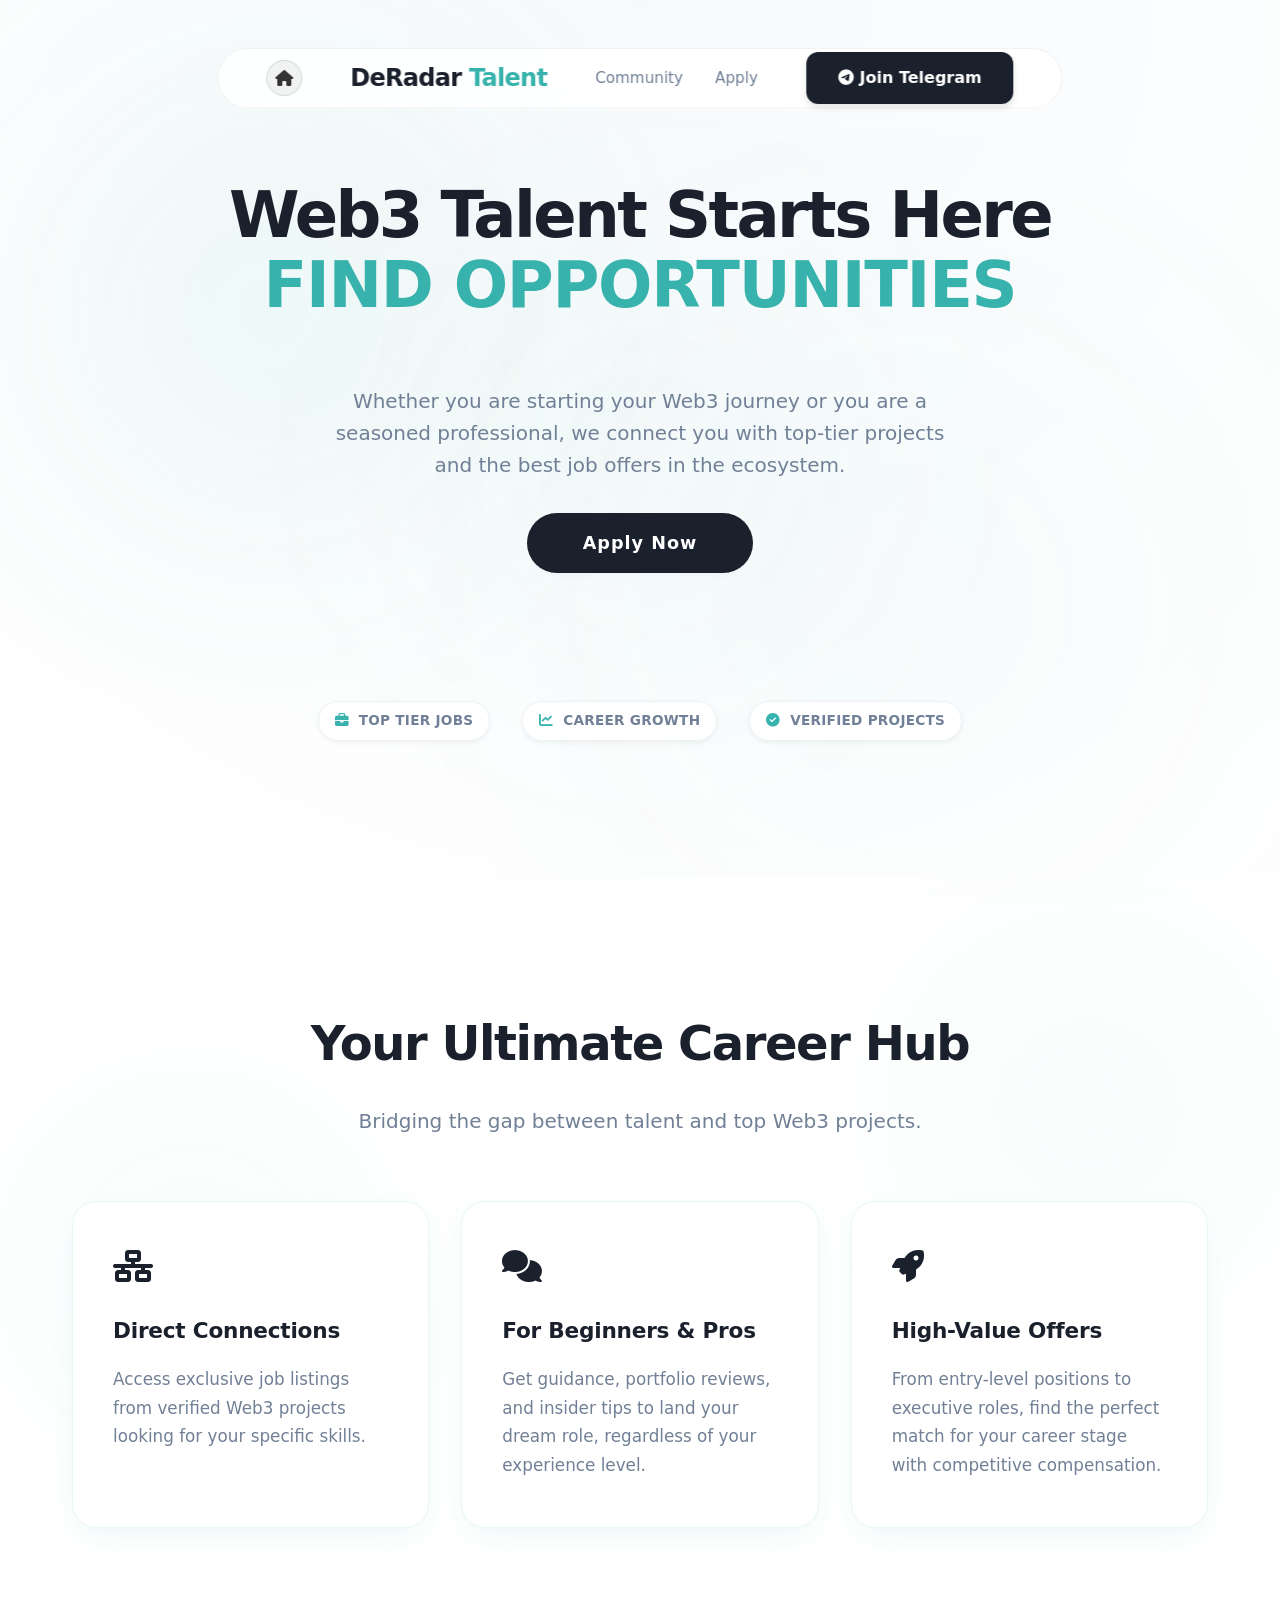
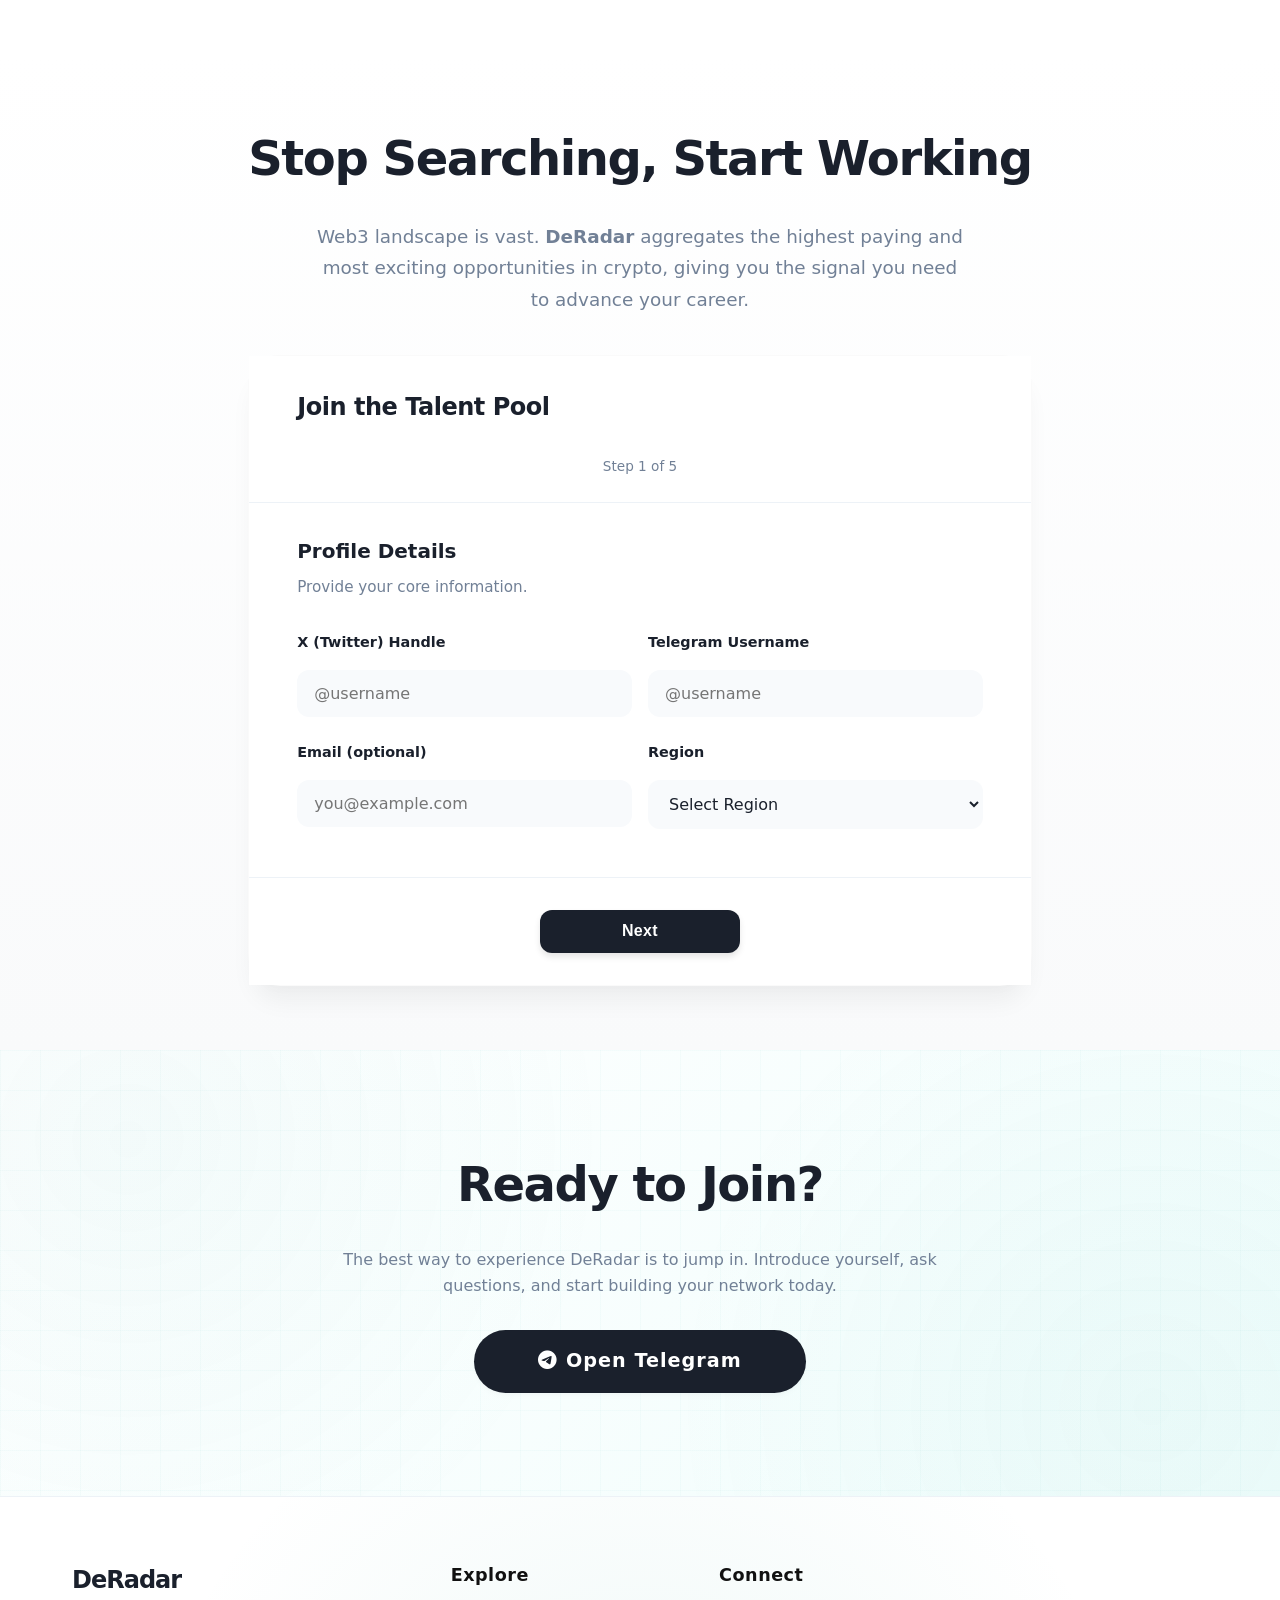
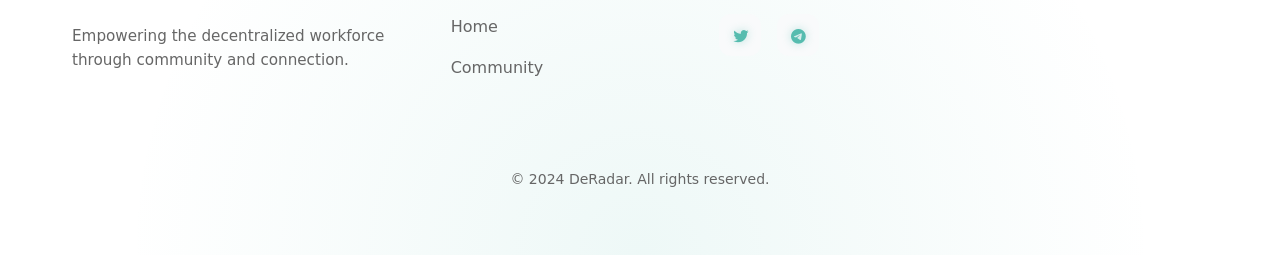
<file: talent.html>
<!DOCTYPE html>
<html lang="en">
<head>
    <meta charset="UTF-8">
    <meta name="viewport" content="width=device-width, initial-scale=1.0">
    <title>DeRadar Talent - Web3 Community</title>
    <meta name="description" content="Join the premier Web3 talent community. Connect, learn, and grow with industry leaders.">
    
    <!-- Favicon -->
    <link rel="icon" href="https://i.postimg.cc/L61Qxn3D/Sin-titulo-1.png" type="image/png">

    <!-- Styles -->
    <link rel="stylesheet" href="styles.css">
    <link rel="stylesheet" href="talent.css">
    <link rel="preconnect" href="https://fonts.googleapis.com">
    <link rel="preconnect" href="https://fonts.gstatic.com" crossorigin>
    <link href="https://api.fontshare.com/v2/css?f[]=satoshi@300,400,500,700,900&display=swap" rel="stylesheet">
    <link rel="stylesheet" href="https://cdnjs.cloudflare.com/ajax/libs/font-awesome/6.4.0/css/all.min.css">
</head>
<body class="talent-theme">
    <!-- Loading Screen -->
    <div id="app-loader">
        <div class="radar-scan">
            <div class="radar-beam"></div>
            <div class="radar-circle"></div>
            <div class="radar-circle-sm"></div>
        </div>
        <div class="loader-content">
            <div class="loader-logo">DeRadar</div>
            <div class="loader-status">
                <span class="status-text">INITIALIZING NETWORK</span>
                <span class="status-dots">...</span>
            </div>
            <div class="loader-progress-container">
                <div class="loader-progress-bar"></div>
            </div>
        </div>
    </div>

    <!-- Navbar -->
    <nav class="navbar">
        <div class="container nav-container">
            <a href="index.html" class="btn-home-icon" title="Back to Home">
                <i class="fas fa-home"></i>
            </a>
            <a href="index.html" class="logo">DeRadar <span style="color: var(--accent-mint)">Talent</span></a>
            
            <div class="nav-menu" id="nav-menu">
                <ul class="nav-list">
                    <li class="nav-item"><a href="#community" class="nav-link">Community</a></li>
                    <li class="nav-item"><a href="#how-it-works" class="nav-link">Apply</a></li>
                </ul>
            </div>

            <a href="https://t.me/deradar" class="btn btn-primary nav-cta" target="_blank"><i class="fab fa-telegram-plane"></i> Join Telegram</a>

            <div class="nav-toggle" id="nav-toggle">
                <i class="fas fa-bars"></i>
            </div>
        </div>
    </nav>

    <!-- Hero Section -->
    <section class="hero">
        <div class="container hero-container">
            <h1 class="hero-title">
                Web3 Talent Starts Here <br>
                <span class="glitch-text">APPLY NOW</span>
            </h1>
            
            <p class="hero-description">
                Whether you are starting your Web3 journey or you are a seasoned professional, we connect you with top-tier projects and the best job offers in the ecosystem.
            </p>
            
            <div class="hero-buttons">
                <a href="#how-it-works" class="btn btn-white-glow">Apply Now</a>
            </div>

            <div class="guarantee-badge-container" style="margin-top: 3rem; display: flex; gap: 2rem; align-items: center; flex-wrap: wrap; justify-content: center;">
                <div class="guarantee-badge"><i class="fas fa-briefcase"></i> TOP TIER JOBS</div>
                <div class="guarantee-badge"><i class="fas fa-chart-line"></i> CAREER GROWTH</div>
                <div class="guarantee-badge"><i class="fas fa-check-circle"></i> VERIFIED PROJECTS</div>
            </div>
        </div>
    </section>

    <!-- Community Value Section -->
    <section id="community" class="talent-features">
        <div class="container">
            <div class="section-header">
                <h2 class="section-title">Your Ultimate Career Hub</h2>
                <p class="section-subtitle">Bridging the gap between talent and top Web3 projects.</p>
            </div>

            <div class="talent-grid">
                <!-- Feature 1 -->
                <div class="talent-card">
                    <div class="talent-icon">
                        <i class="fas fa-network-wired"></i>
                    </div>
                    <h3>Direct Connections</h3>
                    <p>Access exclusive job listings from verified Web3 projects looking for your specific skills.</p>
                </div>

                <!-- Feature 2 -->
                <div class="talent-card">
                    <div class="talent-icon">
                        <i class="fas fa-comments"></i>
                    </div>
                    <h3>For Beginners & Pros</h3>
                    <p>Get guidance, portfolio reviews, and insider tips to land your dream role, regardless of your experience level.</p>
                </div>

                <!-- Feature 3 -->
                <div class="talent-card">
                    <div class="talent-icon">
                        <i class="fas fa-rocket"></i>
                    </div>
                    <h3>High-Value Offers</h3>
                    <p>From entry-level positions to executive roles, find the perfect match for your career stage with competitive compensation.</p>
                </div>
            </div>
        </div>
    </section>

    <!-- Educational/Curiosity Section -->
    <section id="how-it-works" class="section">
        <div class="container container-narrow">
            
            <div class="section-header-centered">
                <h2 class="section-title">
                    Stop Searching, Start Working
                </h2>
                
                <p class="section-desc-large">
                    Web3 landscape is vast. <strong>DeRadar</strong> aggregates the highest paying and most exciting opportunities in crypto, giving you the signal you need to advance your career.
                </p>

            </div>
            
            <!-- Talent Application Form (Inline) -->
            <div class="form-wrapper-centered">
                <div id="modal-worker-inline" class="modal-content modal-lg active">
                    <div class="modal-header-minimal">
                        <h3 class="modal-title">Join the Talent Pool</h3>
                        <div class="wizard-progress">
                            <div class="progress-bar-bg">
                                <div class="progress-bar-fill" id="progress-bar"></div>
                            </div>
                            <div class="steps-count">Step <span id="current-step-num">1</span> of 5</div>
                        </div>
                    </div>
                    
                    <form id="form-worker" class="modal-form scrollable-form">
                        <!-- Step 1: Profile Details -->
                        <div class="wizard-step active" data-step="1">
                            <div class="form-section minimal-section">
                                <h4>Profile Details</h4>
                                <p class="section-desc">Provide your core information.</p>
                                
                                <div class="form-grid">
                                    <div class="form-group">
                                        <label for="worker-twitter">X (Twitter) Handle</label>
                                        <input type="text" id="worker-twitter" placeholder="@username" required>
                                    </div>
                                    <div class="form-group">
                                        <label for="worker-telegram">Telegram Username</label>
                                        <input type="text" id="worker-telegram" placeholder="@username" required>
                                    </div>
                                </div>
                                
                                <div class="form-grid">
                                    <div class="form-group">
                                        <label for="worker-email">Email (optional)</label>
                                        <input type="email" id="worker-email" placeholder="you@example.com">
                                    </div>
                                    <div class="form-group">
                                        <label for="worker-region">Region</label>
                                        <select id="worker-region" required>
                                            <option value="" disabled selected>Select Region</option>
                                            <option value="North America">North America</option>
                                            <option value="South America">South America</option>
                                            <option value="Europe">Europe</option>
                                            <option value="Asia">Asia</option>
                                            <option value="Africa">Africa</option>
                                            <option value="Oceania">Oceania</option>
                                            <option value="Remote/Global">Remote / Global</option>
                                        </select>
                                    </div>
                                </div>
                            </div>
                        </div>

                        <!-- Step 2: Primary Niches -->
                        <div class="wizard-step" data-step="2">
                            <div class="form-section minimal-section">
                                <h4>Primary Niches *</h4>
                                <p class="section-desc">Select your strongest areas.</p>
                                <div class="checkbox-grid">
                                    <label class="checkbox-item"><input type="checkbox" name="niche" value="DeFi"> DeFi</label>
                                    <label class="checkbox-item"><input type="checkbox" name="niche" value="Trading"> Trading</label>
                                    <label class="checkbox-item"><input type="checkbox" name="niche" value="Infrastructure"> Infrastructure</label>
                                    <label class="checkbox-item"><input type="checkbox" name="niche" value="AI x Crypto"> AI x Crypto</label>
                                    <label class="checkbox-item"><input type="checkbox" name="niche" value="Gaming"> Gaming</label>
                                    <label class="checkbox-item"><input type="checkbox" name="niche" value="NFTs"> NFTs</label>
                                    <label class="checkbox-item"><input type="checkbox" name="niche" value="RWA"> RWA</label>
                                    <label class="checkbox-item"><input type="checkbox" name="niche" value="Security"> Security</label>
                                    <label class="checkbox-item"><input type="checkbox" name="niche" value="SocialFi"> SocialFi</label>
                                    <label class="checkbox-item"><input type="checkbox" name="niche" value="Dexes"> Dexes</label>
                                    <label class="checkbox-item"><input type="checkbox" name="niche" value="Play2earn"> Play2earn</label>
                                    <label class="checkbox-item"><input type="checkbox" name="niche" value="Yield Farming"> Yield Farming</label>
                                    <label class="checkbox-item"><input type="checkbox" name="niche" value="Lending"> Lending</label>
                                    <label class="checkbox-item"><input type="checkbox" name="niche" value="Other"> Other</label>
                                </div>
                            </div>
                        </div>

                        <!-- Step 3: Performance Snapshot -->
                        <div class="wizard-step" data-step="3">
                            <div class="form-section minimal-section">
                                <h4>Performance Snapshot</h4>
                                <p class="section-desc">Help us understand your real performance metrics.</p>
                                <div class="form-group">
                                    <label for="worker-best-post">Best Performing Post (link)</label>
                                    <input type="url" id="worker-best-post" placeholder="https://x.com/..." required>
                                </div>
                                <div class="form-grid">
                                    <div class="form-group">
                                        <label for="worker-impressions">Avg Impressions per Post *</label>
                                        <input type="text" id="worker-impressions" placeholder="e.g. 5k - 10k" required>
                                    </div>
                                    <div class="form-group">
                                        <label for="worker-engagement">Engagement Rate (optional)</label>
                                        <input type="text" id="worker-engagement" placeholder="e.g. 3.5%">
                                    </div>
                                </div>
                                <div class="form-group">
                                    <label for="worker-screenshot">Performance Screenshot (link)</label>
                                    <input type="url" id="worker-screenshot" placeholder="Link to screenshot (Imgur/Drive) - Recommended">
                                </div>
                            </div>
                        </div>

                        <!-- Step 4: Collaboration & Contribution -->
                        <div class="wizard-step" data-step="4">
                            <div class="form-section minimal-section">
                                <h4>Collaboration & Contribution</h4>
                                <p class="section-desc">How do you prefer to work?</p>
                                
                                <div class="form-group" style="margin-bottom: 1.5rem;">
                                    <label for="worker-collab">Collaboration Preference</label>
                                    <select id="worker-collab" required>
                                        <option value="" disabled selected>Select Preference</option>
                                        <option value="Paid">Paid</option>
                                        <option value="Performance-based">Performance-based</option>
                                        <option value="Long-term">Long-term</option>
                                        <option value="Case by case">Case by case</option>
                                        <option value="Other">Other</option>
                                    </select>
                                </div>

                                <div class="form-group">
                                    <label for="worker-contribution">Your Contribution (optional)</label>
                                    <textarea id="worker-contribution" rows="4" placeholder="How can you contribute to our ecosystem? Share your skills, experience, or unique value."></textarea>
                                </div>
                            </div>
                        </div>

                        <!-- Step 5: Required Actions -->
                        <div class="wizard-step" data-step="5">
                            <div class="form-section actions-section minimal-section">
                                <h4>Required Actions</h4>
                                <p class="section-desc">Complete all actions below to submit your application.</p>
                                <div class="actions-list">
                                    <label class="action-item">
                                        <input type="checkbox" required> 
                                        <span>Like our <a href="https://x.com/deRadar_" target="_blank" class="action-link" style="color: var(--accent-mint);">tweet</a></span>
                                    </label>
                                    <label class="action-item">
                                        <input type="checkbox" required> 
                                        <span>Reply to our <a href="https://x.com/deRadar_" target="_blank" class="action-link" style="color: var(--accent-mint);">tweet</a></span>
                                    </label>
                                    <label class="action-item">
                                        <input type="checkbox" required> 
                                        <span>Follow <a href="https://x.com/deRadar_" target="_blank" class="action-link" style="color: var(--accent-mint);">@DeRadar_</a></span>
                                    </label>
                                </div>
                            </div>
                        </div>

                        <!-- Wizard Navigation -->
                        <div class="wizard-navigation">
                            <button type="button" class="btn btn-outline nav-btn" id="prevBtn" style="display:none;">Back</button>
                            <button type="button" class="btn btn-primary nav-btn" id="nextBtn">Next</button>
                            <button type="submit" class="btn btn-primary nav-btn" id="submitBtn" style="display:none;">Submit Application</button>
                        </div>
                    </form>
                </div>
            </div>

        </div>
    </section>

    <!-- CTA Section -->
    <section class="section" id="ready-to-join">
        <div class="container" style="text-align: center;">
            <h2 class="section-title" style="margin-bottom: 1.5rem;">Ready to Join?</h2>
            <p style="max-width: 600px; margin: 0 auto 2rem; color: var(--text-secondary);">
                The best way to experience DeRadar is to jump in. Introduce yourself, ask questions, and start building your network today.
            </p>
            <a href="https://t.me/deradar" target="_blank" class="btn btn-white-glow" style="padding: 1rem 4rem; font-size: 1.2rem;">
                <i class="fab fa-telegram-plane"></i> Open Telegram
            </a>
        </div>
    </section>

    <!-- Footer -->
    <footer class="footer section">
        <div class="container footer-container">
            <div class="footer-brand">
                <a href="#" class="footer-logo">DeRadar</a>
                <p>Empowering the decentralized workforce through community and connection.</p>
            </div>
            <div class="footer-links">
                <h3>Explore</h3>
                <ul>
                    <li><a href="index.html">Home</a></li>
                    <li><a href="#community">Community</a></li>
                </ul>
            </div>
            <div class="footer-contact">
                <h3>Connect</h3>
                <ul class="social-links">
                    <li><a href="https://x.com/deRadar_" target="_blank"><i class="fab fa-twitter"></i></a></li>
                    <li><a href="https://t.me/deradar" target="_blank"><i class="fab fa-telegram-plane"></i></a></li>
                </ul>
            </div>
        </div>
        <div class="container footer-bottom" style="border:none; padding-top:0; text-align: center;">
             <p>&copy; 2024 DeRadar. All rights reserved.</p>
        </div>
    </footer>

    <!-- Success Modal -->
    <div id="modal-success" class="modal-overlay">
        <div class="modal-content modal-sm success-modal">
            <div class="success-icon-container">
                <div class="success-icon">
                    <i class="fas fa-check"></i>
                </div>
            </div>
            <h3 class="success-title">Request Sent!</h3>
            <p class="success-desc">We have received your information.</p>
            <button class="btn btn-primary" id="btn-success-close">Close</button>
        </div>
    </div>

    <script src="script.js"></script>
    <script>
        document.addEventListener('DOMContentLoaded', () => {
            // Initialize wizard step 1 explicitly
            if (typeof showStep === 'function') {
                showStep(1);
            }
        });
    </script>
</body>
</html>
</file>
<file: styles.css>
:root {
    --bg-color: #000000;
    --text-color: #ffffff;
    --text-light: #666666;
    --primary-blue: #56BCAF;
    --secondary-blue: #56BCAF; /* Teal/Cyan secondary */
    --accent-blue: #E6F2FF; /* Very light blue for backgrounds */
    --white: #FFFFFF;
    --gray-100: #F3F4F6;
    --shadow: 0 4px 6px -1px rgba(0, 0, 0, 0.1), 0 2px 4px -1px rgba(0, 0, 0, 0.06);
    --transition: all 0.3s ease;
}

* {
    margin: 0;
    padding: 0;
    box-sizing: border-box;
}

html {
    scroll-behavior: smooth;
}

body {
    font-family: 'Satoshi', sans-serif;
    background-color: var(--bg-color);
    color: var(--text-color);
    line-height: 1.6;
    font-weight: 400; /* Regular */
}

a {
    text-decoration: none;
    color: inherit;
    transition: var(--transition);
}

ul {
    list-style: none;
}

img {
    max-width: 100%;
    height: auto;
}

.container {
    max-width: 1200px;
    margin: 0 auto;
    padding: 0 2rem;
}

.section {
    padding: 5rem 0;
}

.section-separator {
    width: 100%;
    height: 2px;
    background: var(--secondary-blue);
    box-shadow: 0 0 15px var(--secondary-blue);
    opacity: 0.6;
    margin: 0;
    position: relative;
    z-index: 10;
}

.btn {
    display: inline-block;
    padding: 0.75rem 1.5rem;
    border-radius: 50px;
    font-weight: 500; /* Medium */
    cursor: pointer;
    transition: var(--transition);
    border: 2px solid transparent;
}

.btn-primary {
    background-color: var(--primary-blue);
    color: var(--white);
}

.btn-primary:hover {
    background-color: var(--secondary-blue);
    transform: translateY(-2px);
    box-shadow: var(--shadow);
}

.btn-outline {
    border-color: var(--primary-blue);
    color: var(--primary-blue);
    background-color: transparent;
}

.btn-outline:hover {
    background-color: var(--primary-blue);
    color: var(--white);
}

/* Home Icon Button */
.btn-home-icon {
    display: flex;
    align-items: center;
    justify-content: center;
    width: 36px;
    height: 36px;
    background: rgba(255, 255, 255, 0.1);
    border: 1px solid rgba(255, 255, 255, 0.2);
    border-radius: 50%;
    color: var(--white);
    font-size: 1rem;
    margin-right: 1rem;
    transition: all 0.3s ease;
    text-decoration: none;
}

.btn-home-icon:hover {
    background: var(--primary-blue);
    border-color: var(--primary-blue);
    color: #000;
    transform: scale(1.1);
    box-shadow: 0 0 15px rgba(86, 188, 175, 0.4);
}

/* Navbar */
.navbar {
    position: fixed;
    top: 3rem; /* More space from top initially */
    left: 50%;
    transform: translateX(-50%);
    width: auto; /* Shrink to fit content */
    max-width: 90vw; /* Prevent overflow on small screens */
    background-color: rgba(20, 20, 20, 0.4); /* Glass pill initially */
    backdrop-filter: blur(12px);
    z-index: 1000;
    height: 60px; /* Slightly smaller height initially */
    display: flex;
    justify-content: center; /* Center content inside */
    align-items: center;
    border: 1px solid rgba(255, 255, 255, 0.15); /* Full border */
    border-radius: 100px; /* Fully rounded pill */
    padding: 0.5rem 1rem; /* Reduced horizontal padding */
    transition: all 0.5s cubic-bezier(0.16, 1, 0.3, 1); /* Smooth spring-like easing */
    box-shadow: 0 10px 30px -10px rgba(0, 0, 0, 0.3);
}

.nav-container {
    display: flex;
    justify-content: space-between;
    align-items: center;
    width: 100%;
    position: relative;
    max-width: 1200px;
    margin: 0 auto;
    gap: 2rem; /* Add gap between main elements (Logo - Menu - CTA) */
}

.logo {
    font-size: 1.5rem;
    font-weight: 700;
    color: var(--white);
    letter-spacing: -0.5px;
    z-index: 10;
    margin-right: 1rem; /* Space after logo */
    white-space: nowrap; /* Prevent logo wrapping */
}

.nav-menu {
    position: relative; /* Not absolute anymore to allow flow */
    left: auto;
    transform: none;
    display: flex;
    align-items: center;
}

.nav-list {
    display: flex;
    gap: 2rem; /* Consistent gap between links */
    align-items: center;
    margin: 0; /* Reset margin */
    padding: 0; /* Reset padding */
}

.nav-item {
    white-space: nowrap; /* Prevent links from wrapping */
}

.nav-cta {
    padding: 0.6rem 1.5rem;
    font-size: 0.9rem;
    border-radius: 50px;
    background-color: rgba(26, 26, 26, 0.8);
    border: 1px solid rgba(86, 188, 175, 0.4);
    color: var(--primary-blue);
    box-shadow: 0 0 15px rgba(86, 188, 175, 0.1);
    transition: var(--transition);
    margin-left: 1rem; /* Space before button */
    white-space: nowrap; /* Prevent button text wrapping */
}

.scroll-header {
    top: 0;
    width: 100%;
    min-width: 100%;
    max-width: 100%;
    border-radius: 0;
    background-color: rgba(10, 10, 10, 0.95);
    backdrop-filter: blur(20px);
    box-shadow: 0 4px 30px rgba(0, 0, 0, 0.2);
    border: none;
    border-bottom: 1px solid rgba(255, 255, 255, 0.05);
    height: 80px;
    padding: 0 2rem;
}

.scroll-header .nav-container {
    justify-content: space-between; /* Ensure spread on full width */
    gap: 0; /* Reset gap for full width layout if needed, or keep it */
}

.nav-cta:hover {
    background-color: var(--primary-blue);
    color: var(--white); /* White text on hover */
    box-shadow: 0 0 25px rgba(86, 188, 175, 0.4); /* Stronger glow */
    border-color: var(--primary-blue);
    transform: translateY(-2px);
}

.nav-toggle, .nav-close {
    display: none;
    font-size: 1.5rem;
    cursor: pointer;
    color: var(--white);
}

/* Hero Section */
.hero {
    padding-top: 180px;
    padding-bottom: 8rem;
    position: relative;
    overflow: hidden;
    background-color: var(--bg-color); /* Fallback */
}

/* Hide native video controls globally */
video::-webkit-media-controls {
    display: none !important;
}
video::-webkit-media-controls-enclosure {
    display: none !important;
}
video::-webkit-media-controls-start-playback-button {
    display: none !important;
    -webkit-appearance: none;
}
video::-webkit-media-controls-play-button {
    display: none !important;
}
video::-webkit-media-controls-overlay-play-button {
    display: none !important;
}
*::-webkit-media-controls-panel {
  display: none!important;
  -webkit-appearance: none;
}
*::-webkit-media-controls-play-button {
  display: none!important;
  -webkit-appearance: none;
}
*::-webkit-media-controls-start-playback-button {
  display: none!important;
  -webkit-appearance: none;
}

.hero-video {
    position: absolute;
    top: 0;
    left: 0;
    width: 100%;
    height: 100%;
    object-fit: cover;
    z-index: 0;
    pointer-events: none; /* Prevent direct interaction/controls */
}

.hero-overlay {
    position: absolute;
    top: 0;
    left: 0;
    width: 100%;
    height: 100%;
    background: rgba(0, 0, 0, 0.75); /* Darken video (increased opacity) */
    z-index: 1;
}

/* Ambient Background Glow - AP Collective Style */
.hero::before {
    content: '';
    position: absolute;
    top: -10%;
    left: -10%;
    width: 800px; /* Large diffuse glow */
    height: 800px;
    background: radial-gradient(circle, rgba(86, 188, 175, 0.12) 0%, rgba(0, 0, 0, 0) 60%); /* Very soft secondary color */
    filter: blur(120px);
    z-index: 2;
    pointer-events: none;
    opacity: 0.8;
}

.hero::after {
    content: '';
    position: absolute;
    bottom: -20%;
    right: -5%;
    width: 900px; /* Even larger bottom glow */
    height: 900px;
    background: radial-gradient(circle, rgba(86, 188, 175, 0.08) 0%, rgba(0, 0, 0, 0) 60%);
    filter: blur(150px);
    z-index: 2;
    pointer-events: none;
    opacity: 0.6;
}

/* Optional: Add a third subtle glow for center depth if needed, similar to AP's center focus */
.hero-container::before {
    content: '';
    position: absolute;
    top: 50%;
    left: 50%;
    transform: translate(-50%, -50%);
    width: 600px;
    height: 600px;
    background: radial-gradient(circle, rgba(86, 188, 175, 0.05) 0%, rgba(0, 0, 0, 0) 70%);
    filter: blur(100px);
    z-index: -1; /* Behind text */
    pointer-events: none;
}

.hero-container {
    display: flex;
    flex-direction: column;
    align-items: center;
    text-align: center;
    max-width: 900px; /* Constrain width for centered look */
    position: relative;
    z-index: 3; /* Above everything */
}

.hero-tag {
    display: inline-block;
    padding: 0.5rem 1.5rem;
    border: 1px solid rgba(86, 188, 175, 0.3);
    border-radius: 50px;
    font-size: 0.75rem;
    font-weight: 500; /* Medium */
    letter-spacing: 3px;
    color: var(--primary-blue);
    text-transform: uppercase;
    margin-bottom: 2.5rem;
    background: rgba(86, 188, 175, 0.03);
    box-shadow: 0 0 20px rgba(86, 188, 175, 0.05);
    backdrop-filter: blur(5px);
}

.hero-title {
    font-size: 4.5rem;
    line-height: 1.1;
    margin-bottom: 2rem;
    font-weight: 500; /* Medium */
    color: var(--white);
    letter-spacing: -2px;
}

/* Glitch/Glow Effect for Last Word */
.glitch-text {
    position: relative;
    color: var(--primary-blue);
    display: inline-block;
}

.glitch-text::before,
.glitch-text::after {
    content: attr(data-text);
    position: absolute;
    top: 0;
    left: 0;
    width: 100%;
    height: 100%;
    background: var(--bg-color);
}

.glitch-text::before {
    left: 2px;
    text-shadow: -1px 0 #ff00c1;
    clip: rect(44px, 450px, 56px, 0);
    animation: glitch-anim 5s infinite linear alternate-reverse;
}

.glitch-text::after {
    left: -2px;
    text-shadow: -1px 0 #00fff9;
    clip: rect(44px, 450px, 56px, 0);
    animation: glitch-anim2 5s infinite linear alternate-reverse;
}

@keyframes glitch-anim {
    0% { clip: rect(31px, 9999px, 94px, 0); transform: skew(0.85deg); }
    5% { clip: rect(70px, 9999px, 11px, 0); transform: skew(0.85deg); }
    10% { clip: rect(6px, 9999px, 83px, 0); transform: skew(-0.2deg); }
    15% { clip: rect(23px, 9999px, 7px, 0); transform: skew(0.35deg); }
    20% { clip: rect(82px, 9999px, 41px, 0); transform: skew(0.1deg); }
    25% { clip: rect(47px, 9999px, 5px, 0); transform: skew(0.67deg); }
    30% { clip: rect(98px, 9999px, 35px, 0); transform: skew(0.53deg); }
    35% { clip: rect(9px, 9999px, 63px, 0); transform: skew(0.86deg); }
    40% { clip: rect(38px, 9999px, 9px, 0); transform: skew(0.04deg); }
    45% { clip: rect(68px, 9999px, 15px, 0); transform: skew(0.39deg); }
    50% { clip: rect(27px, 9999px, 86px, 0); transform: skew(0.67deg); }
    55% { clip: rect(11px, 9999px, 7px, 0); transform: skew(0.35deg); }
    60% { clip: rect(56px, 9999px, 95px, 0); transform: skew(0.24deg); }
    65% { clip: rect(81px, 9999px, 5px, 0); transform: skew(0.08deg); }
    70% { clip: rect(2px, 9999px, 68px, 0); transform: skew(0.28deg); }
    75% { clip: rect(91px, 9999px, 21px, 0); transform: skew(0.12deg); }
    80% { clip: rect(35px, 9999px, 92px, 0); transform: skew(0.79deg); }
    85% { clip: rect(48px, 9999px, 2px, 0); transform: skew(0.19deg); }
    90% { clip: rect(13px, 9999px, 73px, 0); transform: skew(0.81deg); }
    95% { clip: rect(76px, 9999px, 49px, 0); transform: skew(0.25deg); }
    100% { clip: rect(24px, 9999px, 8px, 0); transform: skew(0.95deg); }
}

@keyframes glitch-anim2 {
    0% { clip: rect(65px, 9999px, 100px, 0); transform: skew(0.12deg); }
    5% { clip: rect(5px, 9999px, 53px, 0); transform: skew(0.95deg); }
    10% { clip: rect(90px, 9999px, 20px, 0); transform: skew(0.32deg); }
    15% { clip: rect(15px, 9999px, 92px, 0); transform: skew(0.75deg); }
    20% { clip: rect(55px, 9999px, 6px, 0); transform: skew(0.23deg); }
    25% { clip: rect(25px, 9999px, 77px, 0); transform: skew(0.55deg); }
    30% { clip: rect(85px, 9999px, 33px, 0); transform: skew(0.18deg); }
    35% { clip: rect(3px, 9999px, 62px, 0); transform: skew(0.88deg); }
    40% { clip: rect(44px, 9999px, 12px, 0); transform: skew(0.05deg); }
    45% { clip: rect(75px, 9999px, 44px, 0); transform: skew(0.42deg); }
    50% { clip: rect(22px, 9999px, 88px, 0); transform: skew(0.66deg); }
    55% { clip: rect(12px, 9999px, 6px, 0); transform: skew(0.33deg); }
    60% { clip: rect(66px, 9999px, 96px, 0); transform: skew(0.22deg); }
    65% { clip: rect(88px, 9999px, 4px, 0); transform: skew(0.09deg); }
    70% { clip: rect(5px, 9999px, 66px, 0); transform: skew(0.27deg); }
    75% { clip: rect(95px, 9999px, 25px, 0); transform: skew(0.15deg); }
    80% { clip: rect(33px, 9999px, 94px, 0); transform: skew(0.77deg); }
    85% { clip: rect(44px, 9999px, 5px, 0); transform: skew(0.16deg); }
    90% { clip: rect(11px, 9999px, 77px, 0); transform: skew(0.88deg); }
    95% { clip: rect(77px, 9999px, 44px, 0); transform: skew(0.22deg); }
    100% { clip: rect(22px, 9999px, 9px, 0); transform: skew(0.99deg); }
}

/* Highlight Glow Effect */
.highlight-glow {
    color: var(--white);
    text-shadow: 0 0 10px rgba(86, 188, 175, 0.6);
    font-weight: 500;
    position: relative;
    display: inline-block;
}

.text-highlight {
    color: var(--secondary-blue);
    text-shadow: 0 0 15px rgba(86, 188, 175, 0.8), 0 0 30px rgba(86, 188, 175, 0.4);
    font-weight: 600;
}

.highlight-glow::after {
    content: '';
    position: absolute;
    bottom: -2px;
    left: 0;
    width: 100%;
    height: 1px;
    background: linear-gradient(90deg, transparent, var(--primary-blue), transparent);
    box-shadow: 0 0 8px var(--primary-blue);
    animation: glow-pulse 2s infinite alternate;
}

@keyframes glow-pulse {
    from { opacity: 0.5; box-shadow: 0 0 5px var(--primary-blue); }
    to { opacity: 1; box-shadow: 0 0 15px var(--primary-blue); }
}

.hero-description {
    font-size: 1.125rem;
    color: #e0e0e0; /* Off-white for better visibility */
    margin-bottom: 3rem;
    max-width: 600px;
    line-height: 1.7;
    text-shadow: 0 1px 2px rgba(0,0,0,0.5); /* subtle shadow for readability */
}

.hero-buttons {
    display: flex;
    justify-content: center;
    gap: 1.5rem; /* Space between buttons */
    margin-bottom: 5rem;
}

.btn-glow {
    display: inline-block;
    padding: 1rem 3.5rem;
    border-radius: 100px;
    font-weight: 500;
    cursor: pointer;
    transition: all 0.4s cubic-bezier(0.25, 1, 0.5, 1);
    background-color: rgba(86, 188, 175, 0.8); /* Darker/Solid Teal */
    color: var(--white);
    border: 1px solid rgba(86, 188, 175, 0.5);
    box-shadow: 0 0 20px rgba(86, 188, 175, 0.2), inset 0 0 10px rgba(86, 188, 175, 0.1);
    position: relative;
    overflow: hidden;
    backdrop-filter: blur(10px);
    letter-spacing: 1px;
    animation: pulse-glow 3s infinite ease-in-out;
}

/* Extra Large Button Modifier - Professional Transparent Style */
.btn-xl {
    display: inline-flex;
    align-items: center;
    justify-content: center;
    padding: 18px 34px;
    font-family: system-ui, Inter, Arial, sans-serif;
    font-weight: 700;
    font-size: 16px;
    letter-spacing: 0.08em;
    text-transform: uppercase;
    color: #FFFFFF;
    background: transparent;
    border: 1.5px solid rgba(255, 255, 255, 0.28);
    border-radius: 999px;
    backdrop-filter: none;
    box-shadow: 0 0 0 rgba(0,0,0,0);
    transition: border-color 180ms ease, color 180ms ease, background-color 180ms ease, box-shadow 180ms ease, transform 180ms ease;
    cursor: pointer;
    position: relative;
    z-index: 1;
}

.btn-xl:hover,
.btn-xl:focus-visible {
    background-color: rgba(255, 255, 255, 0.06);
    border-color: rgba(127, 227, 212, 0.6);
    box-shadow: 0 8px 24px rgba(127, 227, 212, 0.12);
    transform: translateY(-1px);
    outline: none;
}

.btn-xl:active {
    transform: translateY(0);
    background-color: rgba(255, 255, 255, 0.08);
}

@keyframes pulse-glow-xl {
    0% { box-shadow: 0 0 20px rgba(86, 188, 175, 0.3); }
    50% { box-shadow: 0 0 35px rgba(86, 188, 175, 0.5); }
    100% { box-shadow: 0 0 20px rgba(86, 188, 175, 0.3); }
}

@keyframes shine-sweep-xl {
    0% { left: -100%; }
    20% { left: 100%; }
    100% { left: 100%; }
}

/* White Button Style */
.btn-white-glow {
    display: inline-block;
    padding: 1rem 3.5rem;
    border-radius: 100px;
    font-weight: 600;
    cursor: pointer;
    transition: all 0.4s cubic-bezier(0.25, 1, 0.5, 1);
    background-color: var(--white);
    color: #000;
    border: 1px solid var(--white);
    box-shadow: 0 0 20px rgba(255, 255, 255, 0.3);
    position: relative;
    overflow: hidden;
    letter-spacing: 1px;
    animation: white-pulse 3s infinite ease-in-out;
}

.btn-white-glow:hover {
    transform: translateY(-3px) scale(1.05);
    box-shadow: 0 0 50px rgba(255, 255, 255, 0.6), 0 0 20px rgba(255, 255, 255, 0.4);
    background-color: #fff;
    color: #000;
}

.btn-white-glow::after {
    content: '';
    position: absolute;
    top: -50%;
    left: -50%;
    width: 200%;
    height: 200%;
    background: radial-gradient(circle, rgba(255,255,255,0.8) 0%, transparent 70%);
    opacity: 0;
    transform: scale(0.5);
    transition: opacity 0.6s, transform 0.6s;
}

.btn-white-glow:hover::after {
    opacity: 1;
    transform: scale(1);
    transition: 0s;
}

@keyframes white-pulse {
    0% { box-shadow: 0 0 20px rgba(255, 255, 255, 0.3); transform: scale(1); }
    50% { box-shadow: 0 0 35px rgba(255, 255, 255, 0.5); transform: scale(1.02); }
    100% { box-shadow: 0 0 20px rgba(255, 255, 255, 0.3); transform: scale(1); }
}

@keyframes pulse-glow {
    0% { box-shadow: 0 0 15px rgba(86, 188, 175, 0.1), inset 0 0 10px rgba(86, 188, 175, 0.05); border-color: rgba(86, 188, 175, 0.3); }
    50% { box-shadow: 0 0 25px rgba(86, 188, 175, 0.3), inset 0 0 15px rgba(86, 188, 175, 0.1); border-color: rgba(86, 188, 175, 0.6); }
    100% { box-shadow: 0 0 15px rgba(86, 188, 175, 0.1), inset 0 0 10px rgba(86, 188, 175, 0.05); border-color: rgba(86, 188, 175, 0.3); }
}

.btn-glow::before {
    content: '';
    position: absolute;
    top: 0;
    left: -100%;
    width: 100%;
    height: 100%;
    background: linear-gradient(90deg, transparent, rgba(86, 188, 175, 0.4), transparent);
    transition: 0.6s;
    z-index: -1;
    animation: shine-sweep 4s infinite ease-in-out; /* Auto sweep */
}

@keyframes shine-sweep {
    0%, 70% { left: -100%; }
    100% { left: 100%; }
}

.btn-glow:hover {
    background-color: rgba(86, 188, 175, 0.25); /* Stronger tint */
    border-color: var(--primary-blue);
    box-shadow: 0 0 40px rgba(86, 188, 175, 0.5), inset 0 0 25px rgba(86, 188, 175, 0.2); /* Intense glow */
    transform: scale(1.05);
    text-shadow: 0 0 8px rgba(255, 255, 255, 0.8);
    animation: none; /* Stop pulse on hover to keep it lit */
}

/* Brands Section - Infinite Scroll */
.brands-section {
    width: 100%;
    display: flex;
    flex-direction: column;
    align-items: center;
    margin-top: 2rem;
    overflow: hidden; /* Hide overflow for full width carousel */
}

.brands-label {
    font-size: 0.7rem;
    font-weight: 700;
    color: #555;
    letter-spacing: 2px;
    text-transform: uppercase;
    padding: 0.5rem 1.5rem;
    border-radius: 50px;
    background: #0A0A0A;
    border: 1px solid #222;
    margin-bottom: 3rem;
    z-index: 5;
}

.logo-carousel {
    width: 100%;
    max-width: 100%;
    overflow: hidden;
    position: relative;
    padding: 1rem 0;
    mask-image: linear-gradient(to right, transparent, black 15%, black 85%, transparent);
    -webkit-mask-image: linear-gradient(to right, transparent, black 15%, black 85%, transparent);
}

.logo-track {
    display: flex;
    width: max-content;
    animation: scroll 30s linear infinite;
    gap: 4rem; /* Spacing between logos */
}

/* Pause animation on hover for better UX */
.logo-carousel:hover .logo-track {
    animation-play-state: paused;
}

.logo-item {
    display: flex;
    align-items: center;
    justify-content: center;
    width: 150px; /* Fixed width for consistent spacing */
    opacity: 0.5;
    transition: all 0.3s ease;
    filter: grayscale(100%);
}

.logo-item img {
    max-height: 40px; /* Limit logo height */
    width: auto;
    max-width: 100%;
    object-fit: contain;
}

.logo-item:hover {
    opacity: 1;
    filter: grayscale(0%);
    transform: scale(1.1);
}

@keyframes scroll {
    0% {
        transform: translateX(0);
    }
    100% {
        transform: translateX(-50%); /* Move half the total width (one full set) */
    }
}

/* Services Section */
.section-header {
    text-align: center;
    margin-bottom: 4rem;
}

.section-title {
    font-size: 2.5rem;
    font-weight: 500; /* Medium */
    margin-bottom: 1rem;
    color: var(--text-color);
}

.section-subtitle {
    font-size: 1.125rem;
    color: var(--text-light);
    max-width: 600px;
    margin: 0 auto;
    font-weight: 400; /* Regular */
}

/* Badges */
.badge-best-seller {
    position: absolute;
    top: 1rem;
    right: 1rem;
    background: var(--secondary-blue); /* Secondary color */
    color: var(--white); /* White text */
    font-size: 0.75rem;
    font-weight: 700;
    padding: 0.35rem 0.85rem;
    border-radius: 8px; /* Slightly rounded corners, less pill-like */
    box-shadow: 0 4px 10px rgba(86, 188, 175, 0.3);
    text-transform: uppercase;
    letter-spacing: 0.5px;
    z-index: 10;
    border: 1px solid rgba(255, 255, 255, 0.1);
}

/* Services Section - Scroll Snap Stack */
.services-scroll-track {
    position: relative;
    height: 400vh; /* Adjust based on scroll feel */
    background-color: var(--bg-color);
}

.services-sticky-container {
    position: sticky;
    top: 0;
    height: 100vh;
    display: flex;
    flex-direction: column;
    justify-content: center; /* Center content vertically */
    overflow: hidden;
    padding: 2rem 0;
    z-index: 1;
}

/* Subtle background glow for Services section */
.services-sticky-container::before {
    content: '';
    position: absolute;
    top: 0;
    left: 0;
    width: 100%;
    height: 100%;
    /* Multiple gradients to cover left, right, and bottom as requested */
    background: 
        radial-gradient(circle at 0% 80%, rgba(86, 188, 175, 0.15), transparent 40%), /* Left side */
        radial-gradient(circle at 100% 80%, rgba(86, 188, 175, 0.15), transparent 40%), /* Right side */
        radial-gradient(circle at 50% 100%, rgba(86, 188, 175, 0.12), transparent 60%); /* Bottom center */
    filter: blur(80px);
    z-index: -1;
    pointer-events: none;
}

.services-stack {
    position: relative;
    width: 100%;
    max-width: 600px; /* Constrain width for the single card look */
    margin: 0 auto;
    height: 400px; /* Fixed height for the card container area */
    display: flex;
    align-items: center;
    justify-content: center;
    margin-top: 2rem;
}

/* Enhanced Scroll Card Styles */
.scroll-card {
    /* Positioning */
    position: absolute;
    top: 0;
    left: 0;
    width: 100%;
    height: auto;
    z-index: 1;
    grid-column: auto !important;

    /* Visual Styles */
    background: rgba(10, 10, 10, 0.9); /* Deep dark background */
    backdrop-filter: blur(20px);
    padding: 2.5rem 2rem 4rem; /* Reduced padding for compactness */
    border-radius: 24px;
    border: 1px solid rgba(255, 255, 255, 0.08);
    
    /* Flex layout */
    display: flex;
    flex-direction: column;
    align-items: center;
    text-align: center;
    
    /* Animation states */
    opacity: 0;
    transform: translateY(40px) scale(0.95);
    pointer-events: none;
    transition: all 0.6s cubic-bezier(0.2, 0.8, 0.2, 1);
    overflow: hidden;
}

/* Active State */
.scroll-card.active {
    opacity: 1;
    transform: translateY(0) scale(1);
    pointer-events: auto;
    z-index: 10;
    
    /* Glow Effects on Active */
    border-color: rgba(86, 188, 175, 0.4);
    box-shadow: 
        0 0 0 1px rgba(86, 188, 175, 0.1) inset, /* Inner glow */
        0 20px 50px rgba(0, 0, 0, 0.7), /* Deep shadow */
        0 0 40px rgba(86, 188, 175, 0.15); /* Outer ambient glow */
}

/* Background Glow Effect */
.scroll-card::before {
    content: '';
    position: absolute;
    top: -50%;
    left: -50%;
    width: 200%;
    height: 200%;
    background: radial-gradient(
        circle at 50% 50%, 
        rgba(86, 188, 175, 0.1) 0%, 
        rgba(86, 188, 175, 0.02) 40%, 
        transparent 70%
    );
    z-index: -1;
    pointer-events: none;
    opacity: 0;
    transition: opacity 0.8s ease;
}

.scroll-card.active::before {
    opacity: 1;
}

/* Top Highlight Line */
.scroll-card::after {
    content: '';
    position: absolute;
    top: 0;
    left: 20%;
    width: 60%;
    height: 1px;
    background: linear-gradient(90deg, transparent, var(--primary-blue), transparent);
    opacity: 0;
    transition: opacity 0.6s ease;
}

.scroll-card.active::after {
    opacity: 0.8;
    box-shadow: 0 0 10px var(--primary-blue);
}

/* Refined Icon for Scroll Card */
.scroll-card .service-icon {
    width: 80px;
    height: 80px;
    display: flex; /* Ensure centering */
    align-items: center; /* Center vertically */
    justify-content: center; /* Center horizontally */
    margin: 0 auto 1.5rem; /* Center block and add bottom margin */
    font-size: 2rem;
    background: rgba(255, 255, 255, 0.02);
    border: 1px solid rgba(255, 255, 255, 0.1);
    border-radius: 20px;
    transition: all 0.5s cubic-bezier(0.4, 0, 0.2, 1);
    position: relative;
    overflow: hidden;
}

/* Moving Glow Effect inside Icon */
.scroll-card .service-icon::before {
    content: '';
    position: absolute;
    top: -50%;
    left: -50%;
    width: 200%;
    height: 200%;
    background: radial-gradient(circle, rgba(86, 188, 175, 0.4) 0%, transparent 60%);
    opacity: 0;
    transform: scale(0.5);
    transition: all 0.5s ease;
}

.scroll-card.active .service-icon {
    border-color: rgba(86, 188, 175, 0.6);
    background: rgba(86, 188, 175, 0.08);
    color: var(--white);
    text-shadow: 0 0 15px var(--primary-blue);
    box-shadow: 0 0 30px rgba(86, 188, 175, 0.25), inset 0 0 20px rgba(86, 188, 175, 0.1);
    transform: translateY(-5px);
    animation: icon-float 3s ease-in-out infinite;
}

.scroll-card.active .service-icon::before {
    opacity: 0.3;
    animation: rotate-glow 4s linear infinite;
}

@keyframes icon-float {
    0%, 100% { transform: translateY(-5px); }
    50% { transform: translateY(-10px); }
}

@keyframes rotate-glow {
    0% { transform: rotate(0deg) scale(1); }
    50% { transform: rotate(180deg) scale(1.2); }
    100% { transform: rotate(360deg) scale(1); }
}

/* Typography refinements */
.scroll-card .service-title {
    font-size: 1.5rem;
    margin-bottom: 0.5rem;
    color: var(--white);
    letter-spacing: -0.5px;
}

.scroll-card .service-description {
    font-size: 1.05rem;
    color: #aaa;
    max-width: 450px;
    line-height: 1.6;
}

/* Ensure the featured pack fits the stack style */
.service-card.featured-pack {
    grid-column: auto;
    text-align: center;
    align-items: center;
}

.service-card.featured-pack .service-title {
    background: none;
    -webkit-background-clip: initial;
    background-clip: initial;
    color: var(--primary-blue);
    font-size: 1.75rem; /* Slightly smaller for balance */
    margin-bottom: 0.5rem;
}

.service-card.featured-pack .service-description {
    font-size: 1rem;
    max-width: 500px;
    margin-bottom: 1.5rem;
    color: #ccc;
}

.pack-features {
    display: grid;
    grid-template-columns: repeat(2, 1fr); /* Two columns for features */
    gap: 0.5rem 1.5rem; /* Tighter gap */
    width: 100%;
    max-width: 500px; /* Constrain width */
    margin: 0 auto;
    padding: 0;
    list-style: none;
    text-align: left; /* Align text to left within the grid items */
}

.pack-features li {
    display: flex;
    align-items: center;
    gap: 0.5rem;
    font-size: 0.9rem;
    color: #bbb;
    transition: color 0.3s ease;
}

.pack-features li:hover {
    color: var(--white);
}

.pack-features li i {
    color: var(--primary-blue);
    font-size: 0.8rem;
    min-width: 1.2rem; /* Ensure icon alignment */
    text-align: center;
}

/* Single column for mobile */
@media (max-width: 600px) {
    .pack-features {
        grid-template-columns: 1fr;
        gap: 0.5rem;
    }
}

/* Adjust header to be part of the sticky view */
.services-sticky-container .section-header {
    margin-bottom: 1rem;
    position: relative;
    z-index: 20;
    background: transparent;
}

/* Want This Button - Compact & Pulsing */
.btn-want-this {
    position: absolute;
    bottom: 1.5rem;
    left: 50%;
    transform: translateX(-50%);
    padding: 0.35rem 0.8rem;
    font-size: 0.6rem;
    background: rgba(86, 188, 175, 0.1);
    border: 1px solid rgba(86, 188, 175, 0.4);
    border-radius: 50px;
    color: var(--primary-blue);
    font-weight: 700;
    text-transform: uppercase;
    letter-spacing: 1px;
    cursor: pointer;
    overflow: hidden;
    transition: all 0.3s cubic-bezier(0.25, 0.8, 0.25, 1);
    box-shadow: 0 0 10px rgba(86, 188, 175, 0.1);
    text-decoration: none;
    display: inline-flex;
    align-items: center;
    gap: 0.3rem;
    animation: btn-pulse 3s infinite ease-in-out;
    z-index: 20;
}

.btn-want-this:hover {
    background: var(--primary-blue);
    color: #000;
    border-color: var(--primary-blue);
    box-shadow: 0 0 15px rgba(86, 188, 175, 0.6);
    transform: translateX(-50%) translateY(-1px) scale(1.05); /* Maintain X centering */
}

@keyframes btn-pulse {
    0% {
        box-shadow: 0 0 0 0 rgba(86, 188, 175, 0.4);
        transform: translateX(-50%) scale(1);
    }
    50% {
        box-shadow: 0 0 10px 3px rgba(86, 188, 175, 0.1);
        transform: translateX(-50%) scale(1.02);
    }
    100% {
        box-shadow: 0 0 0 0 rgba(86, 188, 175, 0);
        transform: translateX(-50%) scale(1);
    }
}

.btn-want-this::after {
    content: '→';
    font-size: 1em;
    transition: transform 0.3s ease;
}

.btn-want-this:hover::after {
    transform: translateX(3px);
}

/* Scroll Indicator Animation */
.scroll-indicator {
    position: absolute;
    bottom: 1.5rem;
    right: 1.5rem; /* Bottom right corner */
    left: auto; /* Reset left */
    transform: none; /* Reset transform */
    color: rgba(255, 255, 255, 0.3);
    font-size: 1.2rem;
    animation: bounce-small 2s infinite;
    opacity: 0;
    transition: opacity 0.5s ease 0.5s;
    z-index: 20;
}

.scroll-card.active .scroll-indicator {
    opacity: 1;
}

.scroll-card:last-child .scroll-indicator {
    display: none;
}

@keyframes bounce-small {
    0%, 20%, 50%, 80%, 100% { transform: translateY(0); }
    40% { transform: translateY(-5px); }
    60% { transform: translateY(-3px); }
}

/* Value Proposition */
.value {
    background-color: var(--bg-color); /* Dark background to match page */
    position: relative;
    overflow: hidden;
    padding: 8rem 0; /* More breathing room */
    z-index: 1; /* Ensure section has stacking context */
}

/* Add a subtle glow behind the section */
.value::before {
    content: '';
    position: absolute;
    top: 0;
    left: 0;
    width: 100%;
    height: 100%;
    /* Stronger, more visible glow */
    background: 
        radial-gradient(circle at 20% 50%, rgba(86, 188, 175, 0.15), transparent 40%),
        radial-gradient(circle at 80% 50%, rgba(86, 188, 175, 0.15), transparent 40%);
    pointer-events: none;
    z-index: -2; /* Explicitly behind everything */
}

/* Professional Mesh Grid Background */
.value::after {
    content: '';
    position: absolute;
    top: 0;
    left: 0;
    width: 100%;
    height: 100%;
    /* Direct linear gradient for grid lines */
    background-image: 
        linear-gradient(rgba(255, 255, 255, 0.05) 1px, transparent 1px),
        linear-gradient(90deg, rgba(255, 255, 255, 0.05) 1px, transparent 1px);
    background-size: 50px 50px; /* Larger grid for better visibility */
    /* Remove mask temporarily to ensure visibility, or make it less aggressive */
    mask-image: radial-gradient(circle at center, black 60%, transparent 100%);
    -webkit-mask-image: radial-gradient(circle at center, black 60%, transparent 100%);
    pointer-events: none;
    z-index: -1; /* Behind content but above base glow */
    opacity: 1; /* Full opacity on the element, control via color */
}

.value-container {
    display: grid;
    grid-template-columns: 1fr 1fr;
    gap: 4rem;
    align-items: center;
    position: relative;
    z-index: 1;
}

.value-image {
    position: relative;
    display: flex;
    justify-content: center;
    align-items: center;
}

.floating-img {
    width: 100%;
    max-width: 512px;
    height: auto;
    border-radius: 24px;
    box-shadow: 0 0 30px rgba(86, 188, 175, 0.2);
    animation: float-img 6s ease-in-out infinite;
    filter: drop-shadow(0 10px 20px rgba(0,0,0,0.5));
}

@keyframes float-img {
    0% { transform: translateY(0px); }
    50% { transform: translateY(-20px); }
    100% { transform: translateY(0px); }
}

/* Remove old image box styles if not needed or reuse */
.image-box {
    display: none; 
}

.value-content .section-title {
    text-align: left;
    margin-bottom: 1.5rem;
    font-size: 3rem; /* Larger title */
    background: linear-gradient(90deg, #fff, #aaa);
    -webkit-background-clip: text;
    background-clip: text;
    color: transparent;
}

.value-text {
    color: #e0e0e0;
    margin-bottom: 2.5rem;
    font-size: 1.1rem;
    line-height: 1.8;
}

/* Custom button layout for this section */
.value-buttons {
    display: flex;
    gap: 1.5rem;
    flex-wrap: wrap;
}

.value-list {
    margin-bottom: 2rem;
}

.value-list li {
    display: flex;
    align-items: center;
    gap: 1rem;
    margin-bottom: 1rem;
    font-weight: 500;
}

.value-list li i {
    color: var(--primary-blue);
}

/* Testimonials */
.center {
    text-align: center;
}

.testimonials-grid {
    display: grid;
    grid-template-columns: repeat(auto-fit, minmax(300px, 1fr));
    gap: 2rem;
    margin-top: 3rem;
}

.testimonial-card {
    background: var(--white);
    padding: 2rem;
    border-radius: 16px;
    box-shadow: var(--shadow);
    border: 1px solid var(--gray-100);
}

.client-info {
    display: flex;
    align-items: center;
    gap: 1rem;
    margin-bottom: 1.5rem;
}

.client-avatar {
    width: 50px;
    height: 50px;
    background-color: var(--primary-blue);
    color: var(--white);
    border-radius: 50%;
    display: flex;
    align-items: center;
    justify-content: center;
    font-weight: 700;
    font-size: 1.1rem;
}

.stars {
    color: #FFD700;
    font-size: 0.8rem;
    margin-top: 0.25rem;
}

.testimonial-text {
    color: var(--text-light);
    font-style: italic;
    font-size: 0.95rem;
}

/* Footer */
.footer {
    background-color: #000; /* Match page bg */
    color: var(--white);
    padding: 6rem 0 3rem;
    position: relative;
    overflow: hidden;
    border-top: 1px solid rgba(255, 255, 255, 0.05);
}

/* Footer Glow Background */
.footer::before {
    content: '';
    position: absolute;
    bottom: 0;
    left: 50%;
    transform: translateX(-50%);
    width: 100%;
    height: 100%;
    background: radial-gradient(circle at 50% 100%, rgba(86, 188, 175, 0.08), transparent 70%);
    pointer-events: none;
    z-index: 0;
}

.footer-container {
    display: grid;
    grid-template-columns: 1.5fr 1fr 1fr 1fr;
    gap: 3rem;
    margin-bottom: 4rem;
    position: relative;
    z-index: 1;
}

.footer-logo {
    font-size: 2rem;
    font-weight: 700;
    color: var(--white);
    display: inline-block;
    margin-bottom: 1.5rem;
    letter-spacing: -1px;
    background: linear-gradient(90deg, #fff, #ccc);
    -webkit-background-clip: text;
    background-clip: text;
    color: transparent;
    transition: all 0.3s ease;
}

.footer-logo:hover {
    text-shadow: 0 0 20px rgba(86, 188, 175, 0.5);
    transform: scale(1.02);
}

.footer-brand p {
    color: #888;
    margin-bottom: 2rem;
    max-width: 320px;
    line-height: 1.6;
    font-size: 0.95rem;
}

.social-links {
    display: flex;
    gap: 1rem;
}

.social-links a {
    width: 42px;
    height: 42px;
    background-color: rgba(255, 255, 255, 0.03);
    border: 1px solid rgba(255, 255, 255, 0.08);
    display: flex;
    align-items: center;
    justify-content: center;
    border-radius: 12px; /* Soft square */
    transition: all 0.3s cubic-bezier(0.25, 0.8, 0.25, 1);
    color: #aaa;
}

.social-links a:hover {
    background-color: rgba(86, 188, 175, 0.15);
    border-color: var(--primary-blue);
    color: var(--white);
    transform: translateY(-3px);
    box-shadow: 0 0 15px rgba(86, 188, 175, 0.3);
}

.footer-links h3, .footer-contact h3 {
    font-size: 1.1rem;
    margin-bottom: 1.5rem;
    color: var(--white);
    font-weight: 600;
    letter-spacing: 0.5px;
}

.footer-links ul li, .footer-contact ul li {
    margin-bottom: 1rem;
}

.footer-links a {
    color: #888;
    transition: all 0.3s ease;
    display: inline-block;
    position: relative;
}

.footer-links a:hover {
    color: var(--primary-blue);
    padding-left: 5px;
    text-shadow: 0 0 10px rgba(86, 188, 175, 0.3);
}

.footer-contact li {
    color: #888;
    display: flex;
    align-items: flex-start;
    gap: 1rem;
    font-size: 0.95rem;
    line-height: 1.5;
}

.footer-contact li i {
    color: var(--primary-blue);
    margin-top: 3px;
    filter: drop-shadow(0 0 5px rgba(86, 188, 175, 0.4));
}

.footer-bottom {
    border-top: 1px solid rgba(255, 255, 255, 0.05);
    padding-top: 2.5rem;
    text-align: center;
    color: #555;
    font-size: 0.875rem;
    position: relative;
    z-index: 1;
}

/* Responsive */
@media screen and (max-width: 968px) {
    .hero-container {
        /* Already flex-col, but good to ensure */
        padding: 0 1rem;
    }
    
    .hero-title {
        font-size: 3.5rem;
    }
    
    .nav-cta {
        display: none; /* Hide desktop CTA on tablet/mobile if space is tight, or move to menu */
    }
    
    /* Show CTA inside menu if we had one, but we don't. 
       Let's keep it visible but maybe smaller? 
       Actually, let's just hide the text and keep icon or hide it 
       and rely on the menu having a contact link (which I removed from the list).
       Wait, I removed "Contacto" from the list in HTML. 
       I should probably add it back to the list for mobile only, 
       or ensure the button stays visible.
       
       Let's keep the button visible but maybe smaller padding.
    */
    .nav-cta {
        display: block;
        padding: 0.5rem 1rem;
        font-size: 0.8rem;
    }

    .footer-container {
        grid-template-columns: 1fr 1fr;
    }
}

@media screen and (max-width: 768px) {
    /* Mobile Navbar Adjustment to prevent containing block issue for fixed menu */
    .navbar {
        left: 0;
        right: 0;
        margin: 0 auto;
        transform: none; /* Remove transform so fixed children are relative to viewport */
        width: 90%;
        max-width: 400px;
        justify-content: space-between;
        padding: 0.5rem 1.5rem;
    }

    .nav-menu {
        position: fixed;
        top: -100vh; /* Hide completely off-screen */
        left: 50%;
        transform: translateX(-50%);
        width: 90%;
        max-width: 340px;
        background-color: rgba(15, 15, 15, 0.95); /* Darker glass for better contrast */
        backdrop-filter: blur(20px);
        padding: 2.5rem 1.5rem;
        box-shadow: 0 10px 40px rgba(0, 0, 0, 0.6);
        border-radius: 24px;
        transition: top 0.5s cubic-bezier(0.2, 0.8, 0.2, 1), opacity 0.3s ease, visibility 0.3s;
        z-index: 999;
        display: flex;
        flex-direction: column;
        align-items: center;
        border: 1px solid rgba(255, 255, 255, 0.08);
        opacity: 0;
        visibility: hidden;
    }
    
    .show-menu {
        top: 6.5rem; /* Position below the floating pill navbar */
        opacity: 1;
        visibility: visible;
    }
    
    .nav-list {
        flex-direction: column;
        align-items: center;
        gap: 1.5rem;
        width: 100%;
    }

    .nav-link {
        color: var(--white);
        font-size: 1.1rem;
        font-weight: 500;
        width: 100%;
        text-align: center;
        display: block;
        padding: 0.5rem;
        border-radius: 12px;
        transition: background 0.3s;
    }
    
    .nav-link:hover {
        background: rgba(255, 255, 255, 0.05);
    }
    
    .nav-toggle {
        display: block;
        font-size: 1.25rem;
        cursor: pointer;
        color: var(--white);
        margin-left: 0.5rem;
        width: 36px;
        height: 36px;
        display: flex;
        align-items: center;
        justify-content: center;
        background: rgba(255,255,255,0.05);
        border-radius: 50%;
        transition: all 0.3s ease;
    }

    .nav-toggle:hover {
        background: rgba(255,255,255,0.1);
    }
    
    .hero-title {
        font-size: 2.5rem;
    }
    
    .hero-description {
        font-size: 1rem;
        padding: 0 1rem;
    }

    .hero-buttons {
        flex-direction: column;
        align-items: center;
        gap: 1rem;
    }

    /* Fix Hero Buttons on Mobile */
    .btn-glow, .btn-white-glow {
        width: 100%;
        max-width: 280px;
        text-align: center;
        padding: 1rem; /* Adjust padding */
    }
    
    .brands-grid {
        gap: 1.5rem;
    }

    .footer-container {
        grid-template-columns: 1fr;
    }
    
    /* Hide the nav CTA on very small screens if it clashes with logo/toggle */
    .nav-cta {
        display: none; 
    }
    
    /* Services Mobile Scroll Fixes - Re-enable Sticky Scroll */
    .services-scroll-track {
        height: 600vh; /* Taller track for mobile to allow easier scrolling */
        display: block;
    }

    .services-sticky-container {
        position: sticky;
        top: 0;
        height: 100vh;
        overflow: hidden;
        display: flex;
        flex-direction: column;
        justify-content: flex-start; /* Start from top, don't center vertically to avoid cutoff */
        padding-top: 6rem; /* Add top padding to clear fixed navbar */
    }
    
    .services-sticky-container .container {
        height: 100%;
        display: flex;
        flex-direction: column;
        align-items: center;
        justify-content: flex-start; /* Ensure content starts below padding */
    }

    .section-subtitle {
        display: none; /* Hide subtitle on mobile */
    }

    .services-stack {
        height: auto; /* Allow natural height instead of fixed 100vh */
        flex: 1; /* Take remaining space */
        width: 100%;
        display: flex;
        align-items: center;
        justify-content: center;
        margin-top: 1rem; /* Small margin from title */
        padding: 0 1rem; /* Add side padding */
        position: relative; /* Ensure relative positioning for absolute children context */
    }

    .scroll-card {
        position: absolute; /* Back to absolute for stacking */
        top: 50%;
        left: 50%;
        transform: translate(-50%, -50%) translateY(50px) scale(0.9); /* Centered + initial offset */
        width: 90%; /* Responsive width */
        max-width: 400px;
        opacity: 0;
        pointer-events: none;
        margin-bottom: 0;
        padding: 2rem 1.5rem 4rem; /* Padding for mobile */
        transition: all 0.5s cubic-bezier(0.2, 0.8, 0.2, 1);
    }

    .scroll-card.active {
        opacity: 1;
        transform: translate(-50%, -50%) scale(1); /* Active state centered */
        pointer-events: auto;
    }

    .scroll-indicator {
        display: block; /* Show indicator again */
        font-size: 1rem;
        bottom: 1rem;
        right: 1rem;
    }
    
    /* Ensure Want This button is positioned correctly on mobile cards */
    .btn-want-this {
        position: absolute; /* Back to absolute */
        bottom: 1.5rem;
        left: 50%;
        transform: translateX(-50%);
        margin-top: 0;
        width: auto;
        display: inline-flex;
        white-space: nowrap;
    }
    
    .btn-want-this:hover {
        transform: translateX(-50%) scale(1.05);
    }
    
    /* Adjust text sizes for mobile cards */
    .service-card.featured-pack .service-title {
        font-size: 1.5rem;
    }
    
    .pack-features {
        gap: 0.5rem;
    }
    
    .pack-features li {
        font-size: 0.8rem;
    }

    /* Join Revolution Section Mobile Fixes */
    .value {
        padding: 4rem 0;
    }

    .value-container {
        grid-template-columns: 1fr;
        text-align: center;
        gap: 3rem;
    }

    .value-content .section-title {
        text-align: center;
        font-size: 2.5rem;
    }

    .value-buttons {
        justify-content: center;
        flex-direction: column;
        align-items: center;
    }

    .value-buttons button {
        width: 100%;
        max-width: 280px;
    }
    
    .floating-img {
        max-width: 80%;
        margin: 0 auto;
    }
}

/* Word Glow Animation for "Quality" and "Excellence" */
.word-glow {
    position: relative;
    display: inline-block;
    background: linear-gradient(90deg, 
        var(--primary-blue), 
        #ffffff, 
        var(--primary-blue)
    );
    background-size: 200%;
    -webkit-background-clip: text;
    background-clip: text;
    color: transparent;
    animation: text-flow 3s linear infinite;
    filter: drop-shadow(0 0 8px rgba(86, 188, 175, 0.6));
    font-weight: 700; /* Make it bold to see the effect better */
}

@keyframes text-flow {
    0% { background-position: 0% 50%; }
    100% { background-position: 200% 50%; }
}

/* Modal Styles */
.modal-overlay {
    position: fixed;
    top: 0;
    left: 0;
    width: 100%;
    height: 100%;
    background: rgba(0, 0, 0, 0.85);
    backdrop-filter: blur(12px);
    z-index: 2000;
    display: none; /* Hidden by default */
    justify-content: center;
    align-items: center;
    opacity: 0;
    transition: opacity 0.3s ease;
}

.modal-overlay.active {
    display: flex;
    opacity: 1;
}

.modal-content {
    background: rgba(15, 15, 15, 0.95);
    border: 1px solid rgba(86, 188, 175, 0.2);
    border-radius: 24px;
    padding: 2.5rem;
    width: 90%;
    max-width: 450px;
    position: relative;
    box-shadow: 0 20px 60px rgba(0, 0, 0, 0.6), 0 0 30px rgba(86, 188, 175, 0.1);
    transform: translateY(20px) scale(0.95);
    transition: all 0.4s cubic-bezier(0.2, 0.8, 0.2, 1);
    display: none; /* Hidden by default */
}

.modal-content.active {
    display: block;
    transform: translateY(0) scale(1);
}

.modal-close {
    position: absolute;
    top: 1.5rem;
    right: 1.5rem;
    font-size: 1.5rem;
    color: var(--text-light);
    cursor: pointer;
    transition: color 0.3s ease;
}

.modal-close:hover {
    color: var(--white);
}

.modal-title {
    font-size: 1.75rem;
    margin-bottom: 0.5rem;
    color: var(--white);
    font-weight: 600;
    text-align: center;
    letter-spacing: -0.5px;
}

.modal-subtitle {
    font-size: 1rem;
    color: var(--text-light);
    text-align: center;
    margin-bottom: 2rem;
}

.modal-form {
    display: flex;
    flex-direction: column;
    gap: 1.5rem;
}

.form-group {
    display: flex;
    flex-direction: column;
    gap: 0.5rem;
}

.form-group label {
    font-size: 0.9rem;
    color: #ccc;
    font-weight: 500;
}

.form-group input {
    background: rgba(255, 255, 255, 0.03);
    border: 1px solid rgba(255, 255, 255, 0.1);
    border-radius: 12px;
    padding: 1rem;
    color: var(--white);
    font-size: 1rem;
    transition: all 0.3s ease;
    font-family: inherit;
}

.form-group input:focus {
    outline: none;
    border-color: var(--primary-blue);
    background: rgba(86, 188, 175, 0.05);
    box-shadow: 0 0 0 4px rgba(86, 188, 175, 0.1);
}

.btn-block {
    width: 100%;
    margin-top: 1rem;
    display: flex;
    justify-content: center;
    align-items: center;
    font-size: 1rem;
}

/* Ensure buttons look clickable */
#btn-founder, #btn-worker {
    cursor: pointer;
}

/* Large Modal for Talent Application */
.modal-content.modal-lg {
    max-width: 700px; /* Wider modal */
    width: 95%;
    max-height: 90vh; /* Max height */
    padding: 0; /* Remove padding from container, move to form */
    display: none; /* Default hidden */
    flex-direction: column;
    overflow: hidden; /* Hide overflow on container */
}

.modal-content.modal-lg.active {
    display: flex; /* Flex only when active */
}

.modal-content.modal-lg .modal-title {
    margin-top: 2rem;
    padding: 0 2rem;
}

.modal-content.modal-lg .modal-subtitle {
    padding: 0 2rem;
    margin-bottom: 1.5rem;
}

.modal-content.modal-lg .modal-close {
    top: 1rem;
    right: 1.5rem;
    z-index: 10;
}

/* Scrollable Form Area */
.scrollable-form {
    padding: 0 2rem 2.5rem;
    overflow-y: auto; /* Enable vertical scroll */
    max-height: calc(90vh - 120px); /* Adjust based on header height */
}

/* Custom Scrollbar for Modal */
.scrollable-form::-webkit-scrollbar {
    width: 8px;
}

.scrollable-form::-webkit-scrollbar-track {
    background: rgba(255, 255, 255, 0.02);
}

.scrollable-form::-webkit-scrollbar-thumb {
    background: rgba(86, 188, 175, 0.3);
    border-radius: 4px;
}

.scrollable-form::-webkit-scrollbar-thumb:hover {
    background: rgba(86, 188, 175, 0.5);
}

/* Success Modal Styles */
.modal-content.success-modal {
    text-align: center;
    padding: 3rem 2rem;
    max-width: 400px;
    display: flex;
    flex-direction: column;
    align-items: center;
    justify-content: center;
}

.success-icon-container {
    width: 80px;
    height: 80px;
    border-radius: 50%;
    background: rgba(86, 188, 175, 0.1);
    display: flex;
    align-items: center;
    justify-content: center;
    margin-bottom: 1.5rem;
    box-shadow: 0 0 30px rgba(86, 188, 175, 0.2);
    animation: success-pulse 2s infinite;
}

.success-icon {
    font-size: 2.5rem;
    color: var(--primary-blue);
    animation: check-bounce 0.5s cubic-bezier(0.175, 0.885, 0.32, 1.275) forwards;
    transform: scale(0);
}

.success-title {
    font-size: 1.75rem;
    color: var(--white);
    margin-bottom: 0.5rem;
    font-weight: 600;
}

.success-desc {
    color: var(--text-light);
    margin-bottom: 2rem;
    font-size: 1rem;
}

@keyframes success-pulse {
    0% { box-shadow: 0 0 0 0 rgba(86, 188, 175, 0.4); }
    70% { box-shadow: 0 0 0 15px rgba(86, 188, 175, 0); }
    100% { box-shadow: 0 0 0 0 rgba(86, 188, 175, 0); }
}

@keyframes check-bounce {
    0% { transform: scale(0); opacity: 0; }
    60% { transform: scale(1.2); opacity: 1; }
    100% { transform: scale(1); opacity: 1; }
}

/* Form Sections */
.form-section {
    margin-bottom: 2rem;
    padding-bottom: 1.5rem;
    border-bottom: 1px solid rgba(255, 255, 255, 0.05);
}

.form-section:last-of-type {
    border-bottom: none;
    margin-bottom: 1rem;
}

.form-section h4 {
    color: var(--primary-blue);
    font-size: 1.1rem;
    margin-bottom: 0.25rem;
    font-weight: 600;
}

.section-desc {
    color: var(--text-light);
    font-size: 0.85rem;
    margin-bottom: 1rem;
}

/* Form Grid */
.form-grid {
    display: grid;
    grid-template-columns: 1fr 1fr;
    gap: 1rem;
}

@media (max-width: 600px) {
    .form-grid {
        grid-template-columns: 1fr;
    }
}

/* Select & Textarea Styles */
.form-group select,
.form-group textarea {
    background: rgba(255, 255, 255, 0.03);
    border: 1px solid rgba(255, 255, 255, 0.1);
    border-radius: 12px;
    padding: 1rem;
    color: var(--white);
    font-size: 1rem;
    transition: all 0.3s ease;
    font-family: inherit;
    width: 100%;
}

.form-group select:focus,
.form-group textarea:focus {
    outline: none;
    border-color: var(--primary-blue);
    background: rgba(86, 188, 175, 0.05);
    box-shadow: 0 0 0 4px rgba(86, 188, 175, 0.1);
}

.form-group select option {
    background-color: #1a1a1a;
    color: var(--white);
}

/* Checkbox Grid for Niches */
.checkbox-grid {
    display: grid;
    grid-template-columns: repeat(auto-fill, minmax(140px, 1fr));
    gap: 0.75rem;
}

.checkbox-item {
    display: flex;
    align-items: center;
    gap: 0.5rem;
    font-size: 0.9rem;
    color: #ccc;
    cursor: pointer;
    background: rgba(255, 255, 255, 0.02);
    padding: 0.5rem 0.75rem;
    border-radius: 8px;
    border: 1px solid rgba(255, 255, 255, 0.05);
    transition: all 0.2s ease;
}

.checkbox-item:hover {
    background: rgba(255, 255, 255, 0.05);
    border-color: rgba(255, 255, 255, 0.1);
}

.checkbox-item input[type="checkbox"] {
    accent-color: var(--primary-blue);
    width: 16px;
    height: 16px;
}

/* Wizard / Minimalist Form Styles */
.modal-header-minimal {
    padding: 2rem 2.5rem 1.5rem;
    border-bottom: 1px solid rgba(255, 255, 255, 0.05);
    background: rgba(20, 20, 20, 0.4);
}

.modal-content.modal-lg .modal-title {
    margin-top: 0;
    padding: 0;
    margin-bottom: 0.5rem;
    text-align: left;
}

.wizard-progress {
    display: flex;
    align-items: center;
    gap: 1rem;
    margin-top: 1rem;
}

.progress-bar-bg {
    flex-grow: 1;
    height: 4px;
    background: rgba(255, 255, 255, 0.1);
    border-radius: 2px;
    overflow: hidden;
}

.progress-bar-fill {
    height: 100%;
    background: var(--primary-blue);
    width: 20%; /* Initial width for Step 1 of 5 */
    transition: width 0.3s ease;
}

.steps-count {
    font-size: 0.85rem;
    color: var(--text-light);
    font-weight: 500;
    white-space: nowrap;
}

.wizard-step,
.wizard-step-founder {
    display: none;
    animation: fadeIn 0.4s ease;
}

.wizard-step.active,
.wizard-step-founder.active {
    display: block;
}

@keyframes fadeIn {
    from { opacity: 0; transform: translateY(10px); }
    to { opacity: 1; transform: translateY(0); }
}

.minimal-section {
    border-bottom: none !important;
    margin-bottom: 0 !important;
    padding-bottom: 0 !important;
}

.minimal-section h4 {
    font-size: 1.25rem;
    margin-bottom: 0.5rem;
    color: var(--white);
}

.minimal-section .section-desc {
    margin-bottom: 2rem;
    font-size: 0.95rem;
}

.wizard-navigation {
    display: flex;
    justify-content: center; /* Centered buttons */
    gap: 1.5rem; /* Gap between Back and Next */
    padding: 2rem 2.5rem 2.5rem;
    border-top: 1px solid rgba(255, 255, 255, 0.05);
    background: rgba(20, 20, 20, 0.4);
    margin-top: auto; /* Push to bottom */
}

.nav-btn {
    min-width: 180px; /* Wider professional buttons */
    padding: 1rem 2rem;
    font-size: 1rem;
    letter-spacing: 0.5px;
    border-radius: 50px;
    transition: all 0.3s cubic-bezier(0.25, 0.8, 0.25, 1);
}

.btn-primary.nav-btn {
    box-shadow: 0 4px 20px rgba(86, 188, 175, 0.25);
}

.btn-primary.nav-btn:hover {
    box-shadow: 0 6px 25px rgba(86, 188, 175, 0.4);
    transform: translateY(-2px);
}

.btn-outline.nav-btn {
    border-color: rgba(255, 255, 255, 0.15);
    color: #aaa;
}

.btn-outline.nav-btn:hover {
    border-color: var(--white);
    color: var(--white);
    background: rgba(255, 255, 255, 0.05);
    transform: translateY(-2px);
}

/* Adjust scrollable area for wizard layout */
.modal-content.modal-lg {
    height: 600px; /* Fixed height for consistency */
    max-height: 90vh;
}

.scrollable-form {
    flex-grow: 1;
    display: flex;
    flex-direction: column;
    padding: 2rem 2.5rem; /* Match header padding */
}

/* Hide scrollbar for cleaner look but keep functionality */
.scrollable-form::-webkit-scrollbar {
    width: 4px;
}

.scrollable-form::-webkit-scrollbar-thumb {
    background: rgba(255, 255, 255, 0.1);
}

/* Refined Inputs for Minimalist Look */
.form-group input, 
.form-group select, 
.form-group textarea {
    background: transparent;
    border: 1px solid rgba(255, 255, 255, 0.15);
    border-radius: 8px;
    padding: 0.85rem 1rem;
    font-size: 0.95rem;
}

.form-group input:focus, 
.form-group select:focus, 
.form-group textarea:focus {
    background: rgba(255, 255, 255, 0.02);
    border-color: var(--primary-blue);
    box-shadow: none;
}

.form-group label {
    font-size: 0.85rem;
    margin-bottom: 0.4rem;
    color: #bbb;
}

/* Actions List Refinement */
.actions-section {
    background: transparent;
    border: none;
    padding: 0;
}

.action-item {
    background: rgba(255, 255, 255, 0.03);
    padding: 1rem;
    border-radius: 12px;
    border: 1px solid rgba(255, 255, 255, 0.05);
    transition: all 0.2s ease;
}

.action-item:hover {
    background: rgba(255, 255, 255, 0.06);
    border-color: rgba(255, 255, 255, 0.1);
}

/* Loading Screen & Intro Overlay */
#app-loader {
    position: fixed;
    top: 0;
    left: 0;
    width: 100%;
    height: 100%;
    background-color: #000;
    background-image: 
        radial-gradient(circle at 50% 50%, rgba(86, 188, 175, 0.05) 0%, transparent 60%),
        linear-gradient(rgba(255, 255, 255, 0.03) 1px, transparent 1px),
        linear-gradient(90deg, rgba(255, 255, 255, 0.03) 1px, transparent 1px);
    background-size: 100% 100%, 40px 40px, 40px 40px;
    z-index: 9999;
    display: flex;
    justify-content: center;
    align-items: center;
    flex-direction: column;
    transition: opacity 0.8s ease-out, visibility 0.8s;
}

.radar-scan {
    position: absolute;
    width: 300px;
    height: 300px;
    border-radius: 50%;
    border: 1px solid rgba(86, 188, 175, 0.15);
    display: flex;
    justify-content: center;
    align-items: center;
    box-shadow: 0 0 30px rgba(86, 188, 175, 0.05);
}

.radar-circle {
    position: absolute;
    width: 200px;
    height: 200px;
    border-radius: 50%;
    border: 1px dashed rgba(86, 188, 175, 0.3);
    animation: radar-spin 10s linear infinite;
}

.radar-circle-sm {
    position: absolute;
    width: 120px;
    height: 120px;
    border-radius: 50%;
    border: 1px solid rgba(86, 188, 175, 0.1);
    box-shadow: 0 0 15px rgba(86, 188, 175, 0.1) inset;
}

.radar-beam {
    position: absolute;
    top: 0;
    left: 0;
    width: 100%;
    height: 100%;
    border-radius: 50%;
    background: conic-gradient(from 0deg, transparent 70%, rgba(86, 188, 175, 0.2));
    animation: radar-sweep 2s linear infinite;
    mask-image: radial-gradient(circle, transparent 30%, black 31%);
    -webkit-mask-image: radial-gradient(circle, transparent 30%, black 31%);
}

.loader-content {
    position: relative;
    z-index: 2;
    text-align: center;
    display: flex;
    flex-direction: column;
    align-items: center;
}

.loader-logo {
    font-size: 3.5rem;
    font-weight: 700;
    color: var(--white);
    margin-bottom: 2rem;
    letter-spacing: -2px;
    position: relative;
    text-shadow: 0 0 10px rgba(86, 188, 175, 0.5);
}

/* Glitch Effect Reuse */
.loader-logo::before,
.loader-logo::after {
    content: attr(data-text);
    position: absolute;
    top: 0;
    left: 0;
    width: 100%;
    height: 100%;
    background: #000;
}

.loader-logo::before {
    left: 2px;
    text-shadow: -1px 0 #ff00c1;
    clip: rect(44px, 450px, 56px, 0);
    animation: glitch-anim 5s infinite linear alternate-reverse;
}

.loader-logo::after {
    left: -2px;
    text-shadow: -1px 0 #00fff9;
    clip: rect(44px, 450px, 56px, 0);
    animation: glitch-anim2 5s infinite linear alternate-reverse;
}

.loader-status {
    font-family: 'Courier New', monospace;
    font-size: 0.8rem;
    color: var(--primary-blue);
    letter-spacing: 2px;
    margin-bottom: 0.5rem;
    opacity: 0.8;
    text-transform: uppercase;
}

.status-dots {
    animation: dots 1.5s infinite steps(4);
}

@keyframes dots {
    0%, 20% { content: "."; }
    40% { content: ".."; }
    60% { content: "..."; }
    80%, 100% { content: ""; }
}

.loader-progress-container {
    width: 240px;
    height: 2px;
    background: rgba(255, 255, 255, 0.1);
    border-radius: 2px;
    overflow: hidden;
    position: relative;
    margin-top: 1rem;
}

.loader-progress-bar {
    position: absolute;
    top: 0;
    left: 0;
    height: 100%;
    width: 0%;
    background: var(--primary-blue);
    box-shadow: 0 0 10px var(--primary-blue);
    animation: load-progress-tech 2s ease-in-out forwards;
}

@keyframes load-progress-tech {
    0% { width: 0%; }
    20% { width: 15%; }
    40% { width: 45%; }
    60% { width: 60%; }
    80% { width: 85%; }
    100% { width: 100%; }
}

@keyframes radar-spin {
    from { transform: rotate(0deg); }
    to { transform: rotate(360deg); }
}

@keyframes radar-sweep {
    from { transform: rotate(0deg); }
    to { transform: rotate(360deg); }
}

/* Intro Overlay */
#intro-overlay {
    position: fixed;
    top: 0;
    left: 0;
    width: 100%;
    height: 100%;
    z-index: 9998;
    display: flex;
    justify-content: center;
    align-items: center;
    opacity: 0;
    visibility: hidden;
    transition: opacity 0.5s ease, visibility 0.5s;
    background: #000;
}

#intro-overlay.active {
    opacity: 1;
    visibility: visible;
}

/* Intro Background - Deep Tech Gradient */
.intro-background {
    position: absolute;
    top: 0;
    left: 0;
    width: 100%;
    height: 100%;
    background: 
        radial-gradient(circle at 50% 120%, rgba(86, 188, 175, 0.15) 0%, transparent 50%),
        radial-gradient(circle at 20% 20%, rgba(25, 25, 25, 1) 0%, #000 70%);
    z-index: 0;
}

.intro-background::after {
    content: '';
    position: absolute;
    top: 0;
    left: 0;
    width: 100%;
    height: 100%;
    background-image: 
        linear-gradient(rgba(255, 255, 255, 0.03) 1px, transparent 1px),
        linear-gradient(90deg, rgba(255, 255, 255, 0.03) 1px, transparent 1px);
    background-size: 50px 50px;
    opacity: 0.5;
    mask-image: radial-gradient(circle, black 30%, transparent 80%);
    -webkit-mask-image: radial-gradient(circle, black 30%, transparent 80%);
}

.intro-content {
    position: relative;
    z-index: 2;
    text-align: center;
    width: 100%;
    max-width: 900px;
    padding: 2rem;
    transform: translateY(20px);
    transition: transform 0.5s ease;
}

#intro-overlay.active .intro-content {
    transform: translateY(0);
}

.intro-title {
    font-size: 3.5rem;
    color: var(--white);
    margin-bottom: 0.5rem;
    font-weight: 700;
    letter-spacing: -1px;
}

.intro-subtitle {
    font-size: 1.25rem;
    color: var(--text-light);
    margin-bottom: 4rem;
    font-weight: 400;
}

/* Card Selection Layout */
.intro-cards {
    display: flex;
    gap: 2rem;
    justify-content: center;
    width: 100%;
}

.intro-card {
    position: relative;
    background: rgba(20, 20, 20, 0.6);
    backdrop-filter: blur(20px);
    border: 1px solid rgba(255, 255, 255, 0.1);
    border-radius: 24px;
    padding: 3rem 2rem;
    width: 100%;
    max-width: 350px;
    text-align: left;
    cursor: pointer;
    transition: all 0.4s cubic-bezier(0.25, 0.8, 0.25, 1);
    overflow: hidden;
    display: flex;
    flex-direction: column;
    align-items: flex-start;
}

/* Card Glow Effect */
.card-glow {
    position: absolute;
    top: 0;
    left: 0;
    width: 100%;
    height: 100%;
    background: radial-gradient(circle at 50% 0%, rgba(86, 188, 175, 0.15), transparent 70%);
    opacity: 0;
    transition: opacity 0.4s ease;
    z-index: 0;
}

.intro-card:hover {
    transform: translateY(-10px);
    border-color: rgba(86, 188, 175, 0.5);
    box-shadow: 0 20px 40px rgba(0,0,0,0.4);
}

.intro-card:hover .card-glow {
    opacity: 1;
}

.card-icon {
    width: 60px;
    height: 60px;
    background: rgba(255, 255, 255, 0.05);
    border-radius: 16px;
    display: flex;
    justify-content: center;
    align-items: center;
    font-size: 1.75rem;
    color: var(--white);
    margin-bottom: 1.5rem;
    transition: all 0.4s ease;
    z-index: 1;
    border: 1px solid rgba(255, 255, 255, 0.05);
}

.intro-card:hover .card-icon {
    background: var(--primary-blue);
    color: #000;
    transform: scale(1.1);
    box-shadow: 0 0 20px rgba(86, 188, 175, 0.4);
}

.card-title {
    font-size: 1.5rem;
    font-weight: 600;
    color: var(--white);
    margin-bottom: 0.5rem;
    z-index: 1;
}

.card-desc {
    font-size: 0.95rem;
    color: #aaa;
    line-height: 1.5;
    margin-bottom: 2rem;
    z-index: 1;
    flex-grow: 1;
}

.card-arrow {
    width: 40px;
    height: 40px;
    border-radius: 50%;
    border: 1px solid rgba(255, 255, 255, 0.2);
    display: flex;
    justify-content: center;
    align-items: center;
    color: var(--white);
    transition: all 0.3s ease;
    z-index: 1;
    align-self: flex-end;
}

.intro-card:hover .card-arrow {
    background: var(--white);
    color: #000;
    transform: translateX(5px);
}

/* Talent Page Specific Theme (Inverted / Alternate) */
body.talent-theme {
    --bg-color: #f8f9fa; /* Light background */
    --text-color: #111111;
    --text-light: #555555;
    --primary-blue: #56BCAF; 
    --secondary-blue: #4aa398;
    --accent-blue: #E6F2FF;
    --white: #ffffff; /* Keep white as white for backgrounds */
    --gray-100: #e5e7eb;
    
    background-color: var(--bg-color);
    color: var(--text-color);
}

/* Navbar Overrides */
body.talent-theme .navbar {
    background-color: rgba(255, 255, 255, 0.85);
    border: 1px solid rgba(0, 0, 0, 0.05);
    box-shadow: 0 4px 20px rgba(0, 0, 0, 0.03);
}

body.talent-theme .logo {
    color: #000;
}

body.talent-theme .nav-link {
    color: #444;
}

body.talent-theme .nav-link:hover {
    color: var(--primary-blue);
    background: rgba(86, 188, 175, 0.1);
}

body.talent-theme .nav-toggle {
    color: #000;
}

body.talent-theme .btn-home-icon {
    background: rgba(0, 0, 0, 0.05);
    border-color: rgba(0, 0, 0, 0.1);
    color: #333;
}

body.talent-theme .btn-home-icon:hover {
    background: var(--primary-blue);
    color: #fff;
    border-color: var(--primary-blue);
}

/* Hero Overrides */
body.talent-theme .hero {
    background-color: var(--bg-color);
    color: var(--text-color);
}

/* Light Mode Hero Glows */
body.talent-theme .hero::before {
    background: radial-gradient(circle, rgba(86, 188, 175, 0.15) 0%, rgba(255, 255, 255, 0) 60%);
    opacity: 0.8;
}

body.talent-theme .hero::after {
    background: radial-gradient(circle, rgba(86, 188, 175, 0.1) 0%, rgba(255, 255, 255, 0) 60%);
    opacity: 0.6;
}

body.talent-theme .hero-title {
    color: #111;
    text-shadow: none;
}

body.talent-theme .hero-description {
    color: #555;
    text-shadow: none;
}

/* Glitch Text on Light Bg */
body.talent-theme .glitch-text {
    color: var(--primary-blue);
    text-shadow: 2px 2px 0px rgba(0,0,0,0.1);
}

body.talent-theme .glitch-text::before,
body.talent-theme .glitch-text::after {
    background: var(--bg-color); /* Match bg to hide artifacts */
    color: var(--primary-blue);
}

/* Light Mode Buttons */
body.talent-theme .btn-glow {
    background-color: var(--primary-blue);
    color: #fff;
    box-shadow: 0 4px 15px rgba(86, 188, 175, 0.3);
    border: none;
    text-shadow: none;
    animation: none; /* Simplify for cleaner look */
}

body.talent-theme .btn-glow:hover {
    background-color: var(--secondary-blue);
    transform: translateY(-2px);
    box-shadow: 0 8px 25px rgba(86, 188, 175, 0.5);
}

body.talent-theme .btn-white-glow {
    background-color: transparent;
    color: #111;
    border: 1px solid #111;
    box-shadow: none;
    animation: none;
}

body.talent-theme .btn-white-glow:hover {
    background-color: #111;
    color: #fff;
    box-shadow: 0 4px 15px rgba(0,0,0,0.2);
}

/* Feature Cards for Talent Page */
.talent-features {
    padding: 6rem 0;
    background: #fff;
    position: relative;
    z-index: 2;
}

.talent-grid {
    display: grid;
    grid-template-columns: repeat(auto-fit, minmax(300px, 1fr));
    gap: 2.5rem;
    margin-top: 4rem;
}

.talent-card {
    background: #ffffff;
    border: 1px solid #eee;
    border-radius: 24px;
    padding: 3rem 2rem;
    transition: all 0.4s cubic-bezier(0.175, 0.885, 0.32, 1.275);
    position: relative;
    overflow: hidden;
    box-shadow: 0 10px 30px rgba(0,0,0,0.03);
    display: flex;
    flex-direction: column;
    align-items: flex-start;
}

.talent-card:hover {
    transform: translateY(-10px);
    box-shadow: 0 20px 50px rgba(86, 188, 175, 0.15);
    border-color: rgba(86, 188, 175, 0.3);
}

.talent-icon {
    width: 70px;
    height: 70px;
    background: linear-gradient(135deg, rgba(86, 188, 175, 0.1), rgba(86, 188, 175, 0.2));
    color: var(--primary-blue);
    border-radius: 20px;
    display: flex;
    align-items: center;
    justify-content: center;
    font-size: 1.75rem;
    margin-bottom: 2rem;
    transition: all 0.3s ease;
}

.talent-card:hover .talent-icon {
    background: var(--primary-blue);
    color: #fff;
    transform: rotate(-5deg) scale(1.1);
}

.talent-card h3 {
    font-size: 1.5rem;
    margin-bottom: 1rem;
    color: #111;
    font-weight: 700;
}

.talent-card p {
    color: #666;
    line-height: 1.6;
    margin-bottom: 1.5rem;
    flex-grow: 1;
}

/* Guarantee Badge */
.guarantee-badge {
    display: inline-block;
    background: #e6f7f5;
    color: var(--primary-blue);
    padding: 0.25rem 0.75rem;
    border-radius: 50px;
    font-size: 0.75rem;
    font-weight: 700;
    text-transform: uppercase;
    margin-bottom: 1rem;
    border: 1px solid rgba(86, 188, 175, 0.2);
}

/* Footer Overrides */
body.talent-theme .footer {
    background-color: #f1f3f5;
    color: #333;
    border-top: 1px solid #e1e1e1;
}

body.talent-theme .footer::before {
    background: radial-gradient(circle at 50% 100%, rgba(86, 188, 175, 0.1), transparent 70%);
}

body.talent-theme .footer-logo {
    background: linear-gradient(90deg, #111, #555);
    -webkit-background-clip: text;
    background-clip: text;
    color: transparent;
}

body.talent-theme .footer-links h3, 
body.talent-theme .footer-contact h3 {
    color: #111;
}

body.talent-theme .footer-brand p,
body.talent-theme .footer-links a,
body.talent-theme .footer-contact li,
body.talent-theme .footer-bottom {
    color: #666;
}

body.talent-theme .footer-links a:hover {
    color: var(--primary-blue);
}

body.talent-theme .social-links a {
    background-color: #fff;
    border-color: #ddd;
    color: #555;
}

body.talent-theme .social-links a:hover {
    background-color: var(--primary-blue);
    color: #fff;
    border-color: var(--primary-blue);
}

/* Modal Dark Theme fix for Light Page (keep modal dark for contrast or make light?) 
   Let's keep modal dark for premium feel or match theme. 
   Matching theme is better for consistency. 
*/
body.talent-theme .modal-content {
    background: #ffffff;
    border: 1px solid #eee;
    box-shadow: 0 25px 50px rgba(0,0,0,0.15);
}

body.talent-theme .modal-title {
    color: #111;
}

body.talent-theme .modal-subtitle {
    color: #666;
}

body.talent-theme .modal-close {
    color: #999;
}

body.talent-theme .modal-close:hover {
    color: #111;
}

body.talent-theme .form-group input, 
body.talent-theme .form-group select, 
body.talent-theme .form-group textarea {
    background: #f9f9f9;
    border-color: #e1e1e1;
    color: #333;
}

body.talent-theme .form-group label {
    color: #555;
}

body.talent-theme .checkbox-item {
    background: #f5f5f5;
    color: #444;
    border-color: #eee;
}

body.talent-theme .checkbox-item:hover {
    background: #eee;
    border-color: #ddd;
}

body.talent-theme .modal-header-minimal,
body.talent-theme .wizard-navigation {
    background: #f8f9fa;
    border-color: #eee;
}

body.talent-theme .progress-bar-bg {
    background: #e9ecef;
}

body.talent-theme .steps-count {
    color: #777;
}

body.talent-theme .minimal-section h4 {
    color: #111;
}

body.talent-theme .action-item {
    background: #f8f9fa;
    border-color: #eee;
}

body.talent-theme .action-item span, 
body.talent-theme .action-item a {
    color: #333;
}

body.talent-theme .nav-cta {
    background-color: var(--primary-blue);
    color: #fff;
    border: none;
    box-shadow: 0 4px 10px rgba(86, 188, 175, 0.3);
}

body.talent-theme .nav-cta:hover {
    background-color: var(--secondary-blue);
    color: #fff;
}

/* Intro Overlay Mobile Styles */
@media screen and (max-width: 768px) {
    #intro-overlay {
        align-items: center;
        overflow: hidden; /* Disable scroll */
        padding: 1rem;
    }

    .intro-content {
        margin: 0;
        padding: 0;
        width: 100%;
        display: flex;
        flex-direction: column;
        justify-content: center;
        height: 100%;
    }

    .intro-cards {
        flex-direction: column;
        align-items: center;
        gap: 1rem;
        width: 100%;
    }

    .intro-card {
        width: 100%;
        max-width: 340px;
        padding: 1.25rem;
        display: grid;
        grid-template-columns: auto 1fr auto;
        grid-template-rows: auto auto;
        align-items: center;
        gap: 0 1rem;
        text-align: left;
        min-height: auto;
    }

    /* Adjust Card Icon for Mobile Grid */
    .intro-card .card-icon {
        grid-row: 1 / span 2;
        margin-bottom: 0;
        width: 50px;
        height: 50px;
        font-size: 1.25rem;
    }

    /* Adjust Card Title */
    .intro-card .card-title {
        grid-column: 2;
        grid-row: 1;
        font-size: 1.15rem;
        margin-bottom: 0;
        align-self: end;
    }

    /* Adjust Card Description */
    .intro-card .card-desc {
        grid-column: 2;
        grid-row: 2;
        font-size: 0.85rem;
        margin-bottom: 0;
        line-height: 1.3;
        align-self: start;
        color: #999;
    }

    /* Adjust Card Arrow */
    .intro-card .card-arrow {
        grid-column: 3;
        grid-row: 1 / span 2;
        width: 36px;
        height: 36px;
        align-self: center;
        margin: 0;
    }

    .intro-title {
        font-size: 2.25rem;
        line-height: 1.2;
        margin-bottom: 0.5rem;
    }

    .intro-subtitle {
        font-size: 1rem;
        margin-bottom: 2rem;
        padding: 0 1rem;
    }
}
</file>
<file: talent.css>
/* White Minimalist Theme for Talent Page */
:root {
    --bg-white: #ffffff;
    --bg-soft-gray: #f9fafb; /* Lighter, cleaner gray */
    --text-primary: #1a202c; /* Slightly softer black */
    --text-secondary: #718096; /* Cool gray */
    --accent-mint: #38b2ac; /* More refined teal/mint */
    --accent-mint-hover: #319795;
    --accent-mint-light: #e6fffa;
    --border-light: #edf2f7;
    --shadow-soft: 0 4px 6px -1px rgba(0, 0, 0, 0.02), 0 2px 4px -1px rgba(0, 0, 0, 0.02);
    --shadow-card: 0 20px 25px -5px rgba(0, 0, 0, 0.05), 0 10px 10px -5px rgba(0, 0, 0, 0.01);
    --shadow-hover: 0 25px 50px -12px rgba(0, 0, 0, 0.08);
    --transition-speed: 0.3s;
    --font-family: 'Satoshi', system-ui, -apple-system, sans-serif;
    --radius-lg: 24px;
    --radius-md: 12px;
}

body.talent-theme {
    background-color: var(--bg-white);
    background-image: radial-gradient(circle at 50% 0%, #f7fafc 0%, #ffffff 100%);
    background-attachment: fixed;
    color: var(--text-primary);
    font-family: var(--font-family);
    -webkit-font-smoothing: antialiased;
}

/* Navbar */
body.talent-theme .navbar {
    background: rgba(255, 255, 255, 0.9);
    backdrop-filter: blur(16px);
    border-bottom: 1px solid rgba(0,0,0,0.03);
    box-shadow: none;
}

body.talent-theme .logo {
    color: var(--text-primary);
    font-weight: 700;
    letter-spacing: -0.03em;
}

body.talent-theme .nav-link {
    color: var(--text-secondary);
    font-weight: 500;
    font-size: 0.95rem;
    transition: color 0.2s;
}

body.talent-theme .nav-link:hover {
    color: var(--text-primary);
}

body.talent-theme .nav-cta {
    background: var(--text-primary);
    color: var(--bg-white);
    border: none;
    box-shadow: 0 2px 10px rgba(0, 0, 0, 0.1);
    border-radius: 100px;
    padding: 0.6rem 1.5rem;
    font-size: 0.9rem;
    font-weight: 600;
}

body.talent-theme .nav-cta:hover {
    background: var(--accent-mint);
    transform: translateY(-1px);
    box-shadow: 0 4px 12px rgba(56, 178, 172, 0.3);
}

/* Navbar Scroll State for Light Theme */
body.talent-theme .navbar.scroll-header {
    background: rgba(255, 255, 255, 0.95) !important;
    border-bottom: 1px solid rgba(0,0,0,0.05) !important;
    box-shadow: 0 4px 20px rgba(0, 0, 0, 0.05) !important;
    top: 0;
}

/* Mobile Adjustments for Talent Theme Navbar */
@media (max-width: 768px) {
    /* Better positioning for mobile pill navbar */
    body.talent-theme .navbar {
        top: 1rem !important; /* Move it up from default 3rem */
        width: 92% !important;
        padding: 0.5rem 1rem !important;
    }
    
    /* Ensure scroll state is full width and top 0 */
    body.talent-theme .navbar.scroll-header {
        top: 0 !important;
        width: 100% !important;
        max-width: 100% !important;
        border-radius: 0 !important;
        padding: 0 1.5rem !important;
        left: 0 !important;
        transform: none !important;
    }
}

/* Hero Section */
body.talent-theme .hero {
    background: transparent;
    padding-top: 180px;
    padding-bottom: 120px;
}

body.talent-theme .hero-title {
    color: var(--text-primary);
    font-weight: 900;
    letter-spacing: -0.04em;
    line-height: 1.1;
    font-size: 4rem;
}

body.talent-theme .hero-description {
    color: var(--text-secondary);
    font-weight: 400;
    font-size: 1.25rem;
    line-height: 1.6;
    max-width: 650px;
    margin: 2rem auto;
}

body.talent-theme .glitch-text {
    color: var(--accent-mint);
    text-shadow: none;
    font-weight: 800;
    letter-spacing: -0.02em;
    position: relative;
    display: inline-block;
}

body.talent-theme .glitch-text::before,
body.talent-theme .glitch-text::after {
    display: none;
}

/* Hero Buttons */
body.talent-theme .btn-white-glow {
    background: var(--text-primary);
    color: var(--bg-white);
    border: none;
    box-shadow: var(--shadow-soft);
    border-radius: 100px;
    padding: 1rem 3.5rem;
    font-weight: 600;
    font-size: 1.1rem;
    transition: all var(--transition-speed) cubic-bezier(0.4, 0, 0.2, 1);
}

body.talent-theme .btn-white-glow:hover {
    transform: translateY(-2px);
    box-shadow: 0 10px 20px rgba(0,0,0,0.1);
    background: var(--accent-mint);
    color: white;
}

/* Features / Community Section - Redesigned Minimalist */
body.talent-theme .talent-features {
    padding: 8rem 0;
    position: relative;
    /* Subtle glow background */
    background: 
        radial-gradient(circle at 15% 50%, rgba(56, 178, 172, 0.03) 0%, transparent 25%),
        radial-gradient(circle at 85% 30%, rgba(56, 178, 172, 0.03) 0%, transparent 25%);
}

body.talent-theme .section-title {
    color: var(--text-primary);
    font-weight: 800;
    letter-spacing: -0.03em;
    font-size: 3rem; /* Larger title */
    margin-bottom: 1.5rem;
}

body.talent-theme .section-subtitle {
    color: var(--text-secondary);
    font-size: 1.25rem;
    font-weight: 400;
    max-width: 600px;
    margin: 0 auto;
    line-height: 1.6;
}

/* New Grid Layout */
body.talent-theme .talent-grid {
    display: grid;
    grid-template-columns: repeat(3, 1fr); /* 3 Columns by default */
    gap: 2rem;
    margin-top: 4rem;
}

/* Minimalist Card Design - Floating & Glow Animation */
@keyframes float-card {
    0% { transform: translateY(0); box-shadow: 0 10px 30px -10px rgba(56, 178, 172, 0.1); }
    50% { transform: translateY(-10px); box-shadow: 0 20px 40px -5px rgba(56, 178, 172, 0.2); }
    100% { transform: translateY(0); box-shadow: 0 10px 30px -10px rgba(56, 178, 172, 0.1); }
}

@keyframes glow-border {
    0% { border-color: rgba(56, 178, 172, 0.1); }
    50% { border-color: rgba(56, 178, 172, 0.4); }
    100% { border-color: rgba(56, 178, 172, 0.1); }
}

body.talent-theme .talent-card {
    background: #ffffff;
    border: 1px solid rgba(56, 178, 172, 0.1);
    border-radius: 24px;
    padding: 3rem 2.5rem;
    display: flex;
    flex-direction: column;
    align-items: flex-start;
    text-align: left;
    height: 100%;
    position: relative;
    /* Constant Floating Animation */
    animation: float-card 6s ease-in-out infinite, glow-border 4s ease-in-out infinite;
    /* Initial Glow */
    box-shadow: 0 10px 30px -10px rgba(56, 178, 172, 0.15);
}

/* Stagger animations for a more organic feel */
body.talent-theme .talent-card:nth-child(1) { animation-delay: 0s; }
body.talent-theme .talent-card:nth-child(2) { animation-delay: 1.5s; }
body.talent-theme .talent-card:nth-child(3) { animation-delay: 3s; }

/* Enhanced Hover State */
body.talent-theme .talent-card:hover {
    animation-play-state: paused; /* Pause float on hover for stability */
    transform: translateY(-12px);
    border-color: rgba(56, 178, 172, 0.6);
    box-shadow: 
        0 25px 50px -12px rgba(56, 178, 172, 0.25),
        0 0 20px rgba(56, 178, 172, 0.15);
    transition: all 0.3s ease;
}

/* Icon Design Update */
body.talent-theme .talent-icon {
    background: transparent; /* Removed solid background */
    color: var(--text-primary); /* Dark icon initially */
    width: auto;
    height: auto;
    border-radius: 0;
    font-size: 2rem;
    margin-bottom: 2rem;
    display: flex;
    align-items: center;
    justify-content: flex-start;
    transition: color 0.3s ease;
}

body.talent-theme .talent-card:hover .talent-icon {
    color: var(--accent-mint); /* Teal icon on hover */
    transform: scale(1.1); /* Subtle grow */
    transition: all 0.3s cubic-bezier(0.34, 1.56, 0.64, 1);
}

body.talent-theme .talent-card h3 {
    color: var(--text-primary);
    font-weight: 700;
    font-size: 1.35rem;
    margin-bottom: 1rem;
    letter-spacing: -0.01em;
}

body.talent-theme .talent-card p {
    color: var(--text-secondary);
    font-size: 1.05rem;
    line-height: 1.7;
    margin: 0; /* Reset margin */
}

/* Responsive Grid */
@media (max-width: 1024px) {
    body.talent-theme .talent-grid {
        grid-template-columns: repeat(2, 1fr); /* 2 Columns on tablet */
    }
}

@media (max-width: 768px) {
    body.talent-theme .talent-grid {
        grid-template-columns: 1fr; /* 1 Column on mobile */
        gap: 1.5rem;
    }
    
    body.talent-theme .section-title {
        font-size: 2.25rem;
    }
    
    body.talent-theme .talent-card {
        padding: 2.5rem 2rem;
    }
}

/* Guarantee Badges */
body.talent-theme .guarantee-badge {
    background: white;
    padding: 0.5rem 1rem;
    border-radius: 100px;
    box-shadow: 0 2px 5px rgba(0,0,0,0.05);
    border: 1px solid var(--border-light);
    color: var(--text-secondary);
    font-weight: 600;
    font-size: 0.85rem;
    letter-spacing: 0.02em;
    display: flex;
    align-items: center;
    gap: 0.6rem;
}

body.talent-theme .guarantee-badge i {
    color: var(--accent-mint) !important;
}

/* PROFESSIONAL FORM SECTION REDESIGN */
#how-it-works {
    position: relative;
    padding: 4rem 0;
    min-height: 100vh;
    display: flex;
    flex-direction: column;
    justify-content: center;
    background: linear-gradient(180deg, rgba(255,255,255,0) 0%, var(--bg-soft-gray) 100%);
}

/* Helper Classes for Section Layout */
body.talent-theme .container-narrow {
    max-width: 900px;
    margin: 0 auto;
    padding: 0 1.5rem;
}

body.talent-theme .section-header-centered {
    text-align: center;
    margin-bottom: 2.5rem;
}

body.talent-theme .section-desc-large {
    font-size: 1.15rem;
    color: var(--text-secondary);
    line-height: 1.7;
    max-width: 650px;
    margin: 1rem auto 0;
}

body.talent-theme .form-wrapper-centered {
    display: flex;
    justify-content: center;
    width: 100%;
}

/* Modal/Form Container - "The Card" */
body.talent-theme .modal-content {
    background: var(--bg-white);
    border: 1px solid rgba(0,0,0,0.02); /* Almost invisible border */
    box-shadow: var(--shadow-card);
    border-radius: 32px; /* More rounded */
    overflow: hidden; /* For header radius */
    max-width: 800px;
    width: 100%;
    margin: 0 auto;
    /* Ensure it behaves like a normal block element now that inline styles are gone */
    position: relative;
    transform: none;
    min-height: 600px;
}

/* Specific Override for Inline Modal to Remove Scroll */
#modal-worker-inline.modal-content {
    max-height: none !important;
    height: auto !important;
    overflow: visible !important;
}

#modal-worker-inline .scrollable-form {
    max-height: none !important;
    overflow: visible !important;
    height: auto !important;
}

/* Modal Header */
body.talent-theme .modal-header-minimal {
    background: var(--bg-white);
    border-bottom: 1px solid var(--border-light);
    padding: 2rem 3rem 1.5rem;
}

body.talent-theme .modal-title {
    color: var(--text-primary);
    font-size: 1.5rem;
    font-weight: 700;
    letter-spacing: -0.02em;
    margin-bottom: 1rem;
}

/* Progress Bar */
body.talent-theme .wizard-progress {
    display: flex;
    flex-direction: column;
    gap: 0.5rem;
}

body.talent-theme .progress-bar-bg {
    background: #edf2f7;
    height: 6px;
    border-radius: 10px;
    overflow: hidden;
}

body.talent-theme .progress-bar-fill {
    background: var(--accent-mint);
    height: 100%;
    border-radius: 10px;
    transition: width 0.5s ease-in-out;
}

body.talent-theme .steps-count {
    color: var(--text-secondary);
    font-size: 0.85rem;
    font-weight: 500;
    text-align: right;
}

/* Form Layout */
body.talent-theme .modal-form {
    padding: 0;
}

body.talent-theme .minimal-section {
    padding: 2rem 3rem;
}

body.talent-theme .minimal-section h4 {
    font-size: 1.25rem;
    font-weight: 600;
    color: var(--text-primary);
    margin-bottom: 0.5rem;
}

body.talent-theme .section-desc {
    color: var(--text-secondary);
    font-size: 0.95rem;
    margin-bottom: 2rem;
}

/* Form Inputs */
body.talent-theme .form-group {
    margin-bottom: 1.5rem;
}

body.talent-theme .form-group label {
    color: var(--text-primary);
    font-weight: 600;
    font-size: 0.9rem;
    margin-bottom: 0.5rem;
    display: block;
}

body.talent-theme .form-group input,
body.talent-theme .form-group select,
body.talent-theme .form-group textarea {
    background: #f8fafc; /* Very light cool gray */
    border: 1px solid transparent;
    color: var(--text-primary);
    border-radius: 12px;
    padding: 0.8rem 1rem;
    font-size: 1rem;
    transition: all 0.2s ease;
    width: 100%;
    font-family: var(--font-family);
}

body.talent-theme .form-group input:hover,
body.talent-theme .form-group select:hover,
body.talent-theme .form-group textarea:hover {
    background: #f1f5f9;
}

body.talent-theme .form-group input:focus,
body.talent-theme .form-group select:focus,
body.talent-theme .form-group textarea:focus {
    background: var(--bg-white);
    border-color: var(--accent-mint);
    box-shadow: 0 0 0 4px rgba(56, 178, 172, 0.1);
    outline: none;
}

/* Checkbox Grid - "Chips" Style */
body.talent-theme .checkbox-grid {
    display: grid;
    grid-template-columns: repeat(auto-fill, minmax(140px, 1fr));
    gap: 0.75rem;
}

body.talent-theme .checkbox-item {
    background: var(--bg-white);
    border: 1px solid var(--border-light);
    color: var(--text-secondary);
    border-radius: 12px;
    padding: 0.75rem 1rem;
    font-size: 0.95rem;
    font-weight: 500;
    cursor: pointer;
    transition: all 0.2s ease;
    display: flex;
    align-items: center;
    justify-content: center;
    text-align: center;
    position: relative;
    user-select: none;
}

/* Hide actual checkbox visually but keep it accessible */
body.talent-theme .checkbox-item input[type="checkbox"] {
    appearance: none;
    -webkit-appearance: none;
    position: absolute;
    width: 100%;
    height: 100%;
    top: 0;
    left: 0;
    margin: 0;
    cursor: pointer;
    opacity: 0;
}

/* Selected State for Chips */
body.talent-theme .checkbox-item:has(input:checked),
body.talent-theme .checkbox-item.checked {
    background: var(--accent-mint-light);
    border-color: var(--accent-mint);
    color: var(--accent-mint-hover);
    font-weight: 600;
}

body.talent-theme .checkbox-item:hover {
    transform: translateY(-1px);
    box-shadow: 0 4px 6px rgba(0,0,0,0.03);
    border-color: #cbd5e0;
}

/* Action Items List */
body.talent-theme .actions-list {
    display: flex;
    flex-direction: column;
    gap: 1rem;
}

body.talent-theme .action-item {
    background: var(--bg-soft-gray);
    border: 1px solid transparent;
    border-radius: 12px;
    padding: 1rem 1.5rem;
    display: flex;
    align-items: center;
    gap: 1rem;
    transition: all 0.2s ease;
    cursor: pointer;
}

body.talent-theme .action-item:hover {
    background: var(--bg-white);
    border-color: var(--border-light);
    box-shadow: var(--shadow-soft);
}

body.talent-theme .action-item input[type="checkbox"] {
    width: 1.25rem;
    height: 1.25rem;
    accent-color: var(--accent-mint);
    cursor: pointer;
}

body.talent-theme .action-item span {
    font-weight: 500;
    color: var(--text-primary);
}

body.talent-theme .action-link {
    color: var(--accent-mint);
    text-decoration: none;
    font-weight: 600;
}

body.talent-theme .action-link:hover {
    text-decoration: underline;
}

/* Navigation Buttons */
body.talent-theme .wizard-navigation {
    background: var(--bg-white);
    border-top: 1px solid var(--border-light);
    padding: 2rem 3rem;
    display: flex;
    justify-content: center;
    align-items: center;
    gap: 1.5rem;
}

body.talent-theme .nav-btn {
    min-width: 200px;
    padding: 1rem 2rem;
    font-size: 1.05rem;
    letter-spacing: 0.02em;
}

body.talent-theme .btn-primary {
    background: var(--text-primary);
    color: var(--bg-white);
    border: none;
    box-shadow: 0 4px 6px rgba(0, 0, 0, 0.1);
    padding: 0.8rem 2rem;
    border-radius: 12px;
    font-weight: 600;
    font-size: 1rem;
}

body.talent-theme .btn-primary:hover {
    background: var(--accent-mint);
    transform: translateY(-1px);
    box-shadow: 0 10px 15px rgba(56, 178, 172, 0.2);
}

body.talent-theme .btn-outline {
    border: 1px solid var(--border-light);
    color: var(--text-secondary);
    padding: 0.8rem 2rem;
    border-radius: 12px;
    font-weight: 600;
    background: transparent;
}

body.talent-theme .btn-outline:hover {
    border-color: var(--text-primary);
    color: var(--text-primary);
    background: var(--bg-soft-gray);
}

/* Ready to Join Section - Enhanced Background */
#ready-to-join {
    padding: 6rem 0;
    position: relative;
    overflow: hidden;
    background: linear-gradient(135deg, #ffffff 0%, #f0fdfc 100%);
}

/* Add a subtle mesh/grid pattern overlay */
#ready-to-join::before {
    content: '';
    position: absolute;
    top: 0;
    left: 0;
    width: 100%;
    height: 100%;
    background-image: 
        radial-gradient(circle at 10% 20%, rgba(56, 178, 172, 0.05) 0%, transparent 40%),
        radial-gradient(circle at 90% 80%, rgba(56, 178, 172, 0.05) 0%, transparent 40%),
        linear-gradient(rgba(56, 178, 172, 0.03) 1px, transparent 1px),
        linear-gradient(90deg, rgba(56, 178, 172, 0.03) 1px, transparent 1px);
    background-size: 100% 100%, 100% 100%, 40px 40px, 40px 40px;
    z-index: 0;
    pointer-events: none;
}

#ready-to-join .container {
    position: relative;
    z-index: 1;
}

/* Footer */
body.talent-theme .footer {
    background: var(--bg-white);
    border-top: 1px solid var(--border-light);
    color: var(--text-secondary);
    padding: 4rem 0;
}

body.talent-theme .footer-logo {
    background: none;
    -webkit-background-clip: initial;
    background-clip: initial;
    color: var(--text-primary);
    font-size: 1.5rem;
    font-weight: 700;
}

body.talent-theme .social-links a {
    background: var(--bg-soft-gray);
    border: none;
    color: var(--text-primary);
    transition: all 0.2s;
}

body.talent-theme .social-links a:hover {
    background: var(--accent-mint);
    color: white;
    transform: translateY(-2px);
}

/* Animations */
@keyframes fadeInUp {
    from {
        opacity: 0;
        transform: translateY(20px);
    }
    to {
        opacity: 1;
        transform: translateY(0);
    }
}

body.talent-theme .hero-container > * {
    opacity: 0;
}

body.talent-theme.loaded .hero-container > * {
    animation: fadeInUp 0.8s cubic-bezier(0.16, 1, 0.3, 1) forwards;
}

body.talent-theme.loaded .hero-title { animation-delay: 0.1s; }
body.talent-theme.loaded .hero-description { animation-delay: 0.2s; }
body.talent-theme.loaded .hero-buttons { animation-delay: 0.3s; }

/* ------------------------------------------------------------------
   LOADER OVERRIDES - PROFESSIONAL WHITE & MINT/TEAL THEME
   ------------------------------------------------------------------ */
#app-loader {
    background-color: #ffffff !important;
    background-image: 
        radial-gradient(circle at 50% 50%, rgba(56, 178, 172, 0.03) 0%, transparent 60%), /* Subtle center glow */
        linear-gradient(rgba(0, 0, 0, 0.015) 1px, transparent 1px),
        linear-gradient(90deg, rgba(0, 0, 0, 0.015) 1px, transparent 1px) !important; /* Very faint grid */
    background-size: 100% 100%, 40px 40px, 40px 40px !important;
}

.radar-scan {
    width: 320px;
    height: 320px;
    border: 1px solid rgba(56, 178, 172, 0.1);
    background: radial-gradient(circle, rgba(56, 178, 172, 0.02) 0%, transparent 70%); /* Inner soft fill */
    box-shadow: 0 0 60px rgba(56, 178, 172, 0.05); /* Outer glow */
}

/* Outer rotating ring */
.radar-circle {
    width: 260px;
    height: 260px;
    border: 1px solid rgba(56, 178, 172, 0.15); /* Solid light teal */
    border-top-color: rgba(56, 178, 172, 0.6); /* Highlight section */
    border-right-color: rgba(56, 178, 172, 0.3);
    border-style: solid; /* Change from dashed to solid for cleaner look */
    animation: radar-spin 3s linear infinite;
    opacity: 0.8;
}

/* Inner dotted ring */
.radar-circle-sm {
    width: 180px;
    height: 180px;
    border: 1px dotted rgba(56, 178, 172, 0.4); /* Dotted inner */
    border-radius: 50%;
    box-shadow: none;
    animation: radar-spin 8s linear infinite reverse; /* Spin opposite slow */
}

/* The "Sweep" effect */
.radar-beam {
    background: conic-gradient(from 0deg, transparent 75%, rgba(56, 178, 172, 0.15));
    animation: radar-sweep 2.5s linear infinite;
}

/* Typography */
.loader-logo {
    color: #1a202c; /* Dark gray/black */
    font-family: 'Inter', system-ui, -apple-system, sans-serif;
    font-weight: 800;
    letter-spacing: -0.03em;
    font-size: 3rem;
    text-shadow: none;
    margin-bottom: 1.5rem;
}

.loader-logo::before, .loader-logo::after {
    display: none; /* Disable glitch for clean look */
}

.loader-status {
    display: flex;
    flex-direction: column;
    align-items: center;
    gap: 0.5rem;
}

.status-text {
    font-family: 'JetBrains Mono', 'Courier New', monospace;
    color: var(--accent-mint); /* Teal */
    font-size: 0.75rem;
    letter-spacing: 0.15em;
    font-weight: 500;
    text-transform: uppercase;
}

.status-dots {
    color: var(--accent-mint);
}

/* Progress Bar */
.loader-progress-container {
    width: 180px; /* Shorter, more minimal */
    height: 2px;
    background: rgba(56, 178, 172, 0.15); /* Light teal track */
    margin-top: 1.5rem;
    border-radius: 100px;
    overflow: hidden;
}

.loader-progress-bar {
    background: var(--accent-mint);
    box-shadow: 0 0 10px rgba(56, 178, 172, 0.4); /* Glow on bar */
    border-radius: 100px;
}

/* Responsive */
@media (max-width: 768px) {
    body.talent-theme .hero-title {
        font-size: 2.5rem;
    }
    body.talent-theme .talent-card {
        padding: 2rem;
    }
    body.talent-theme .modal-header-minimal,
    body.talent-theme .minimal-section,
    body.talent-theme .wizard-navigation {
        padding: 1.5rem;
    }
    body.talent-theme .btn-white-glow {
        padding: 1rem 2rem;
        width: 100%;
    }
    body.talent-theme .modal-content {
        border-radius: 20px;
    }
}
</file>
